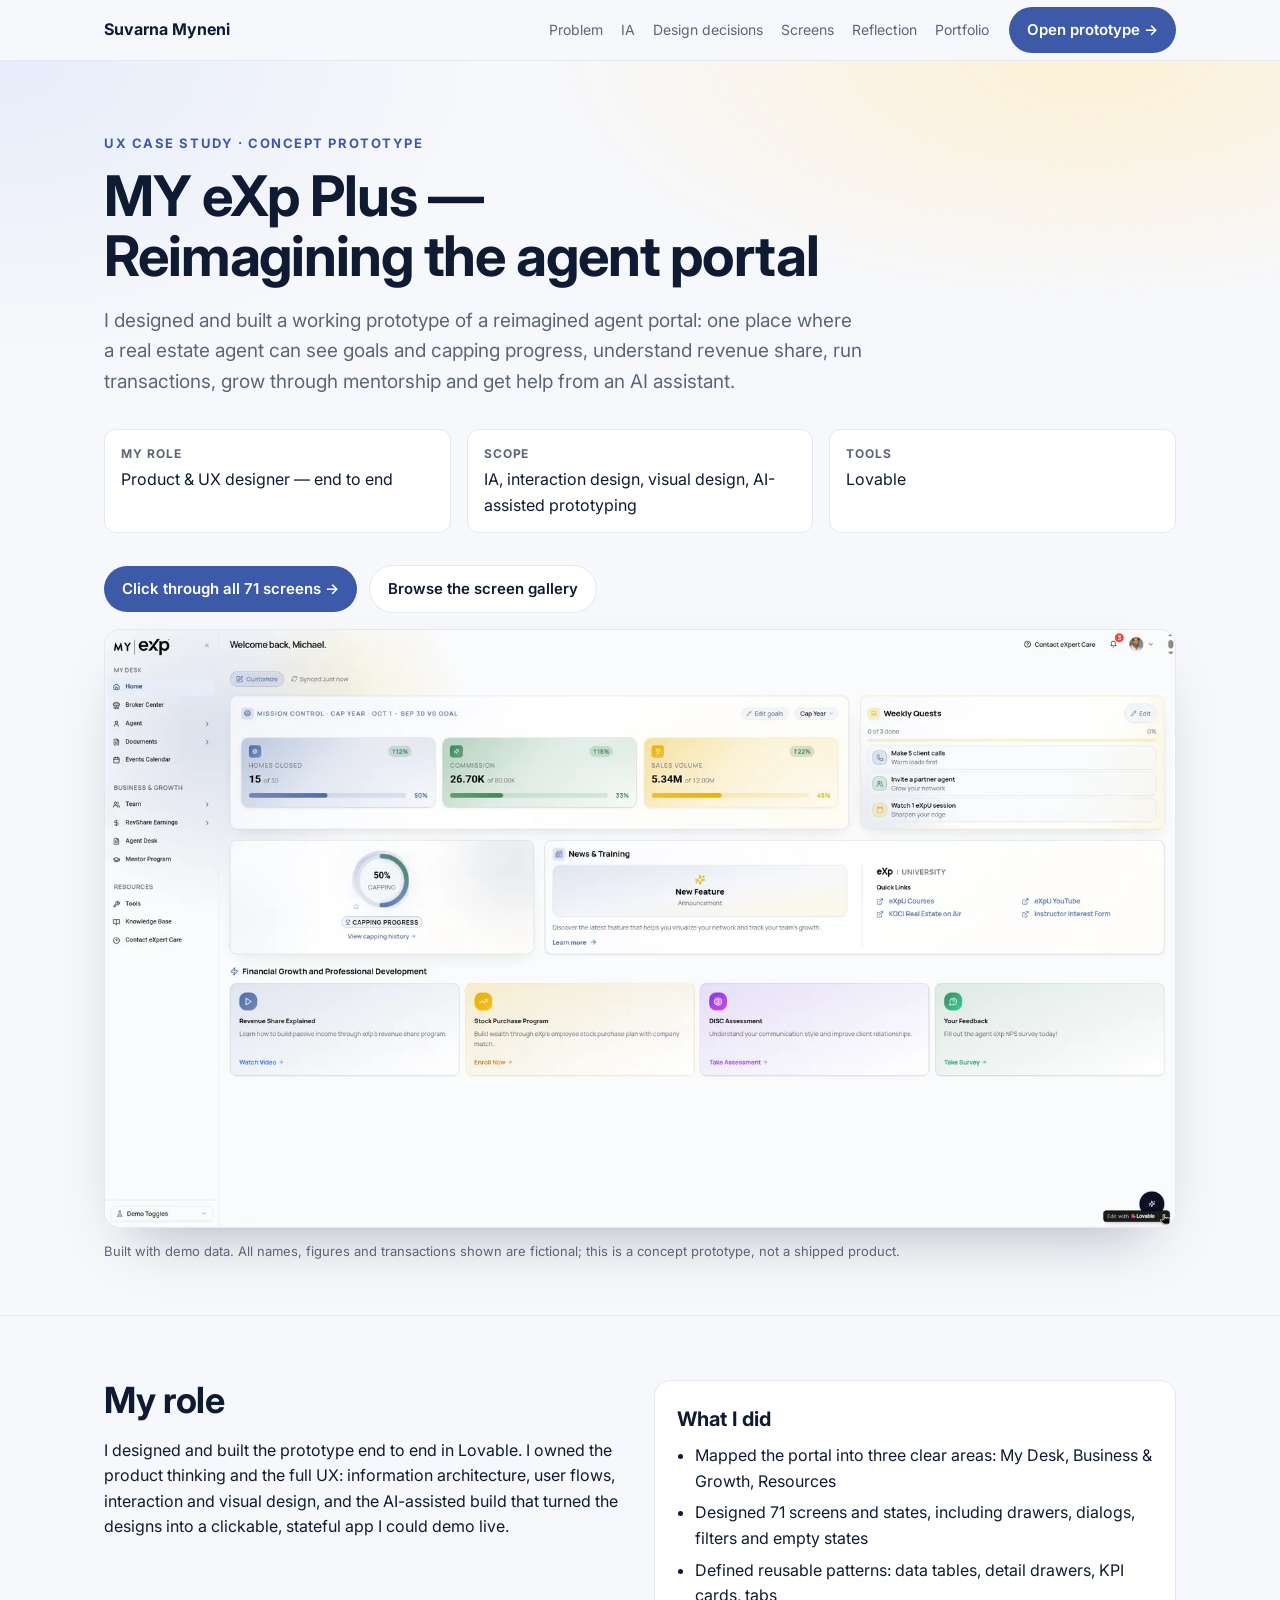
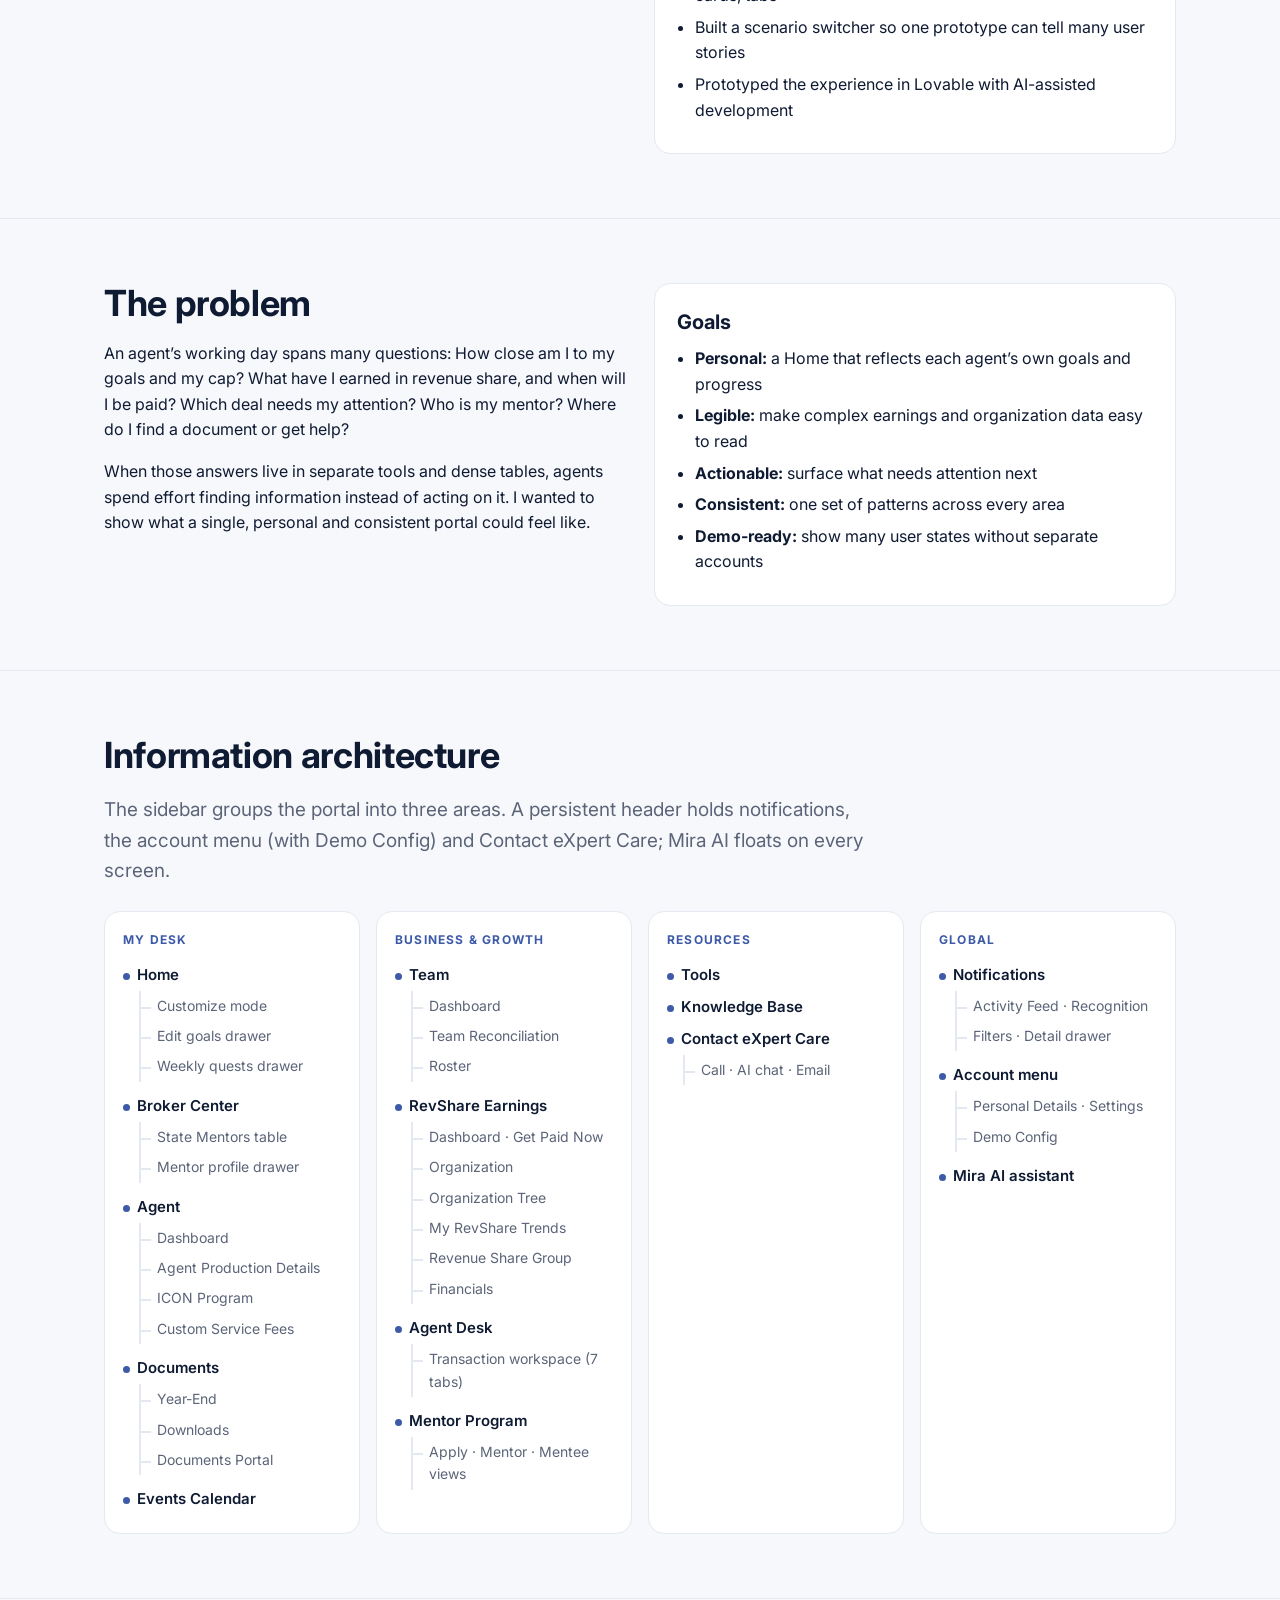
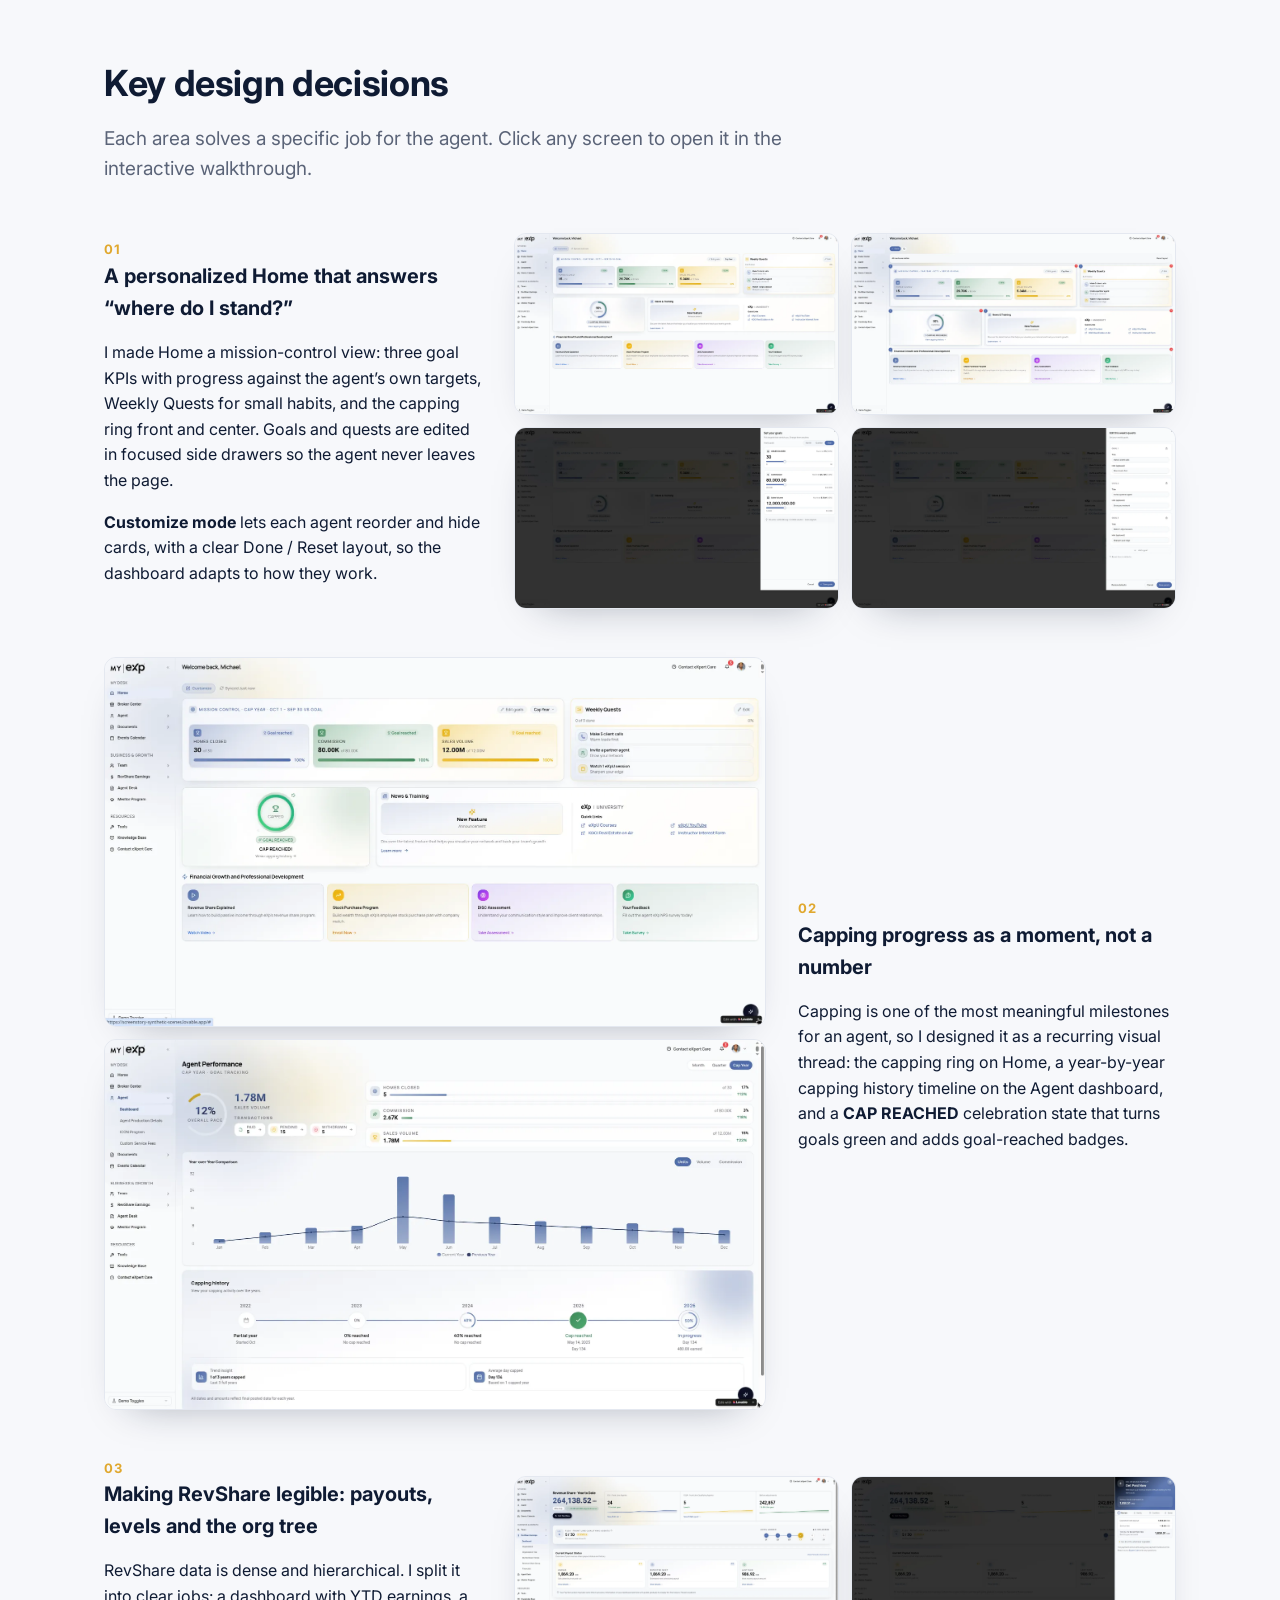
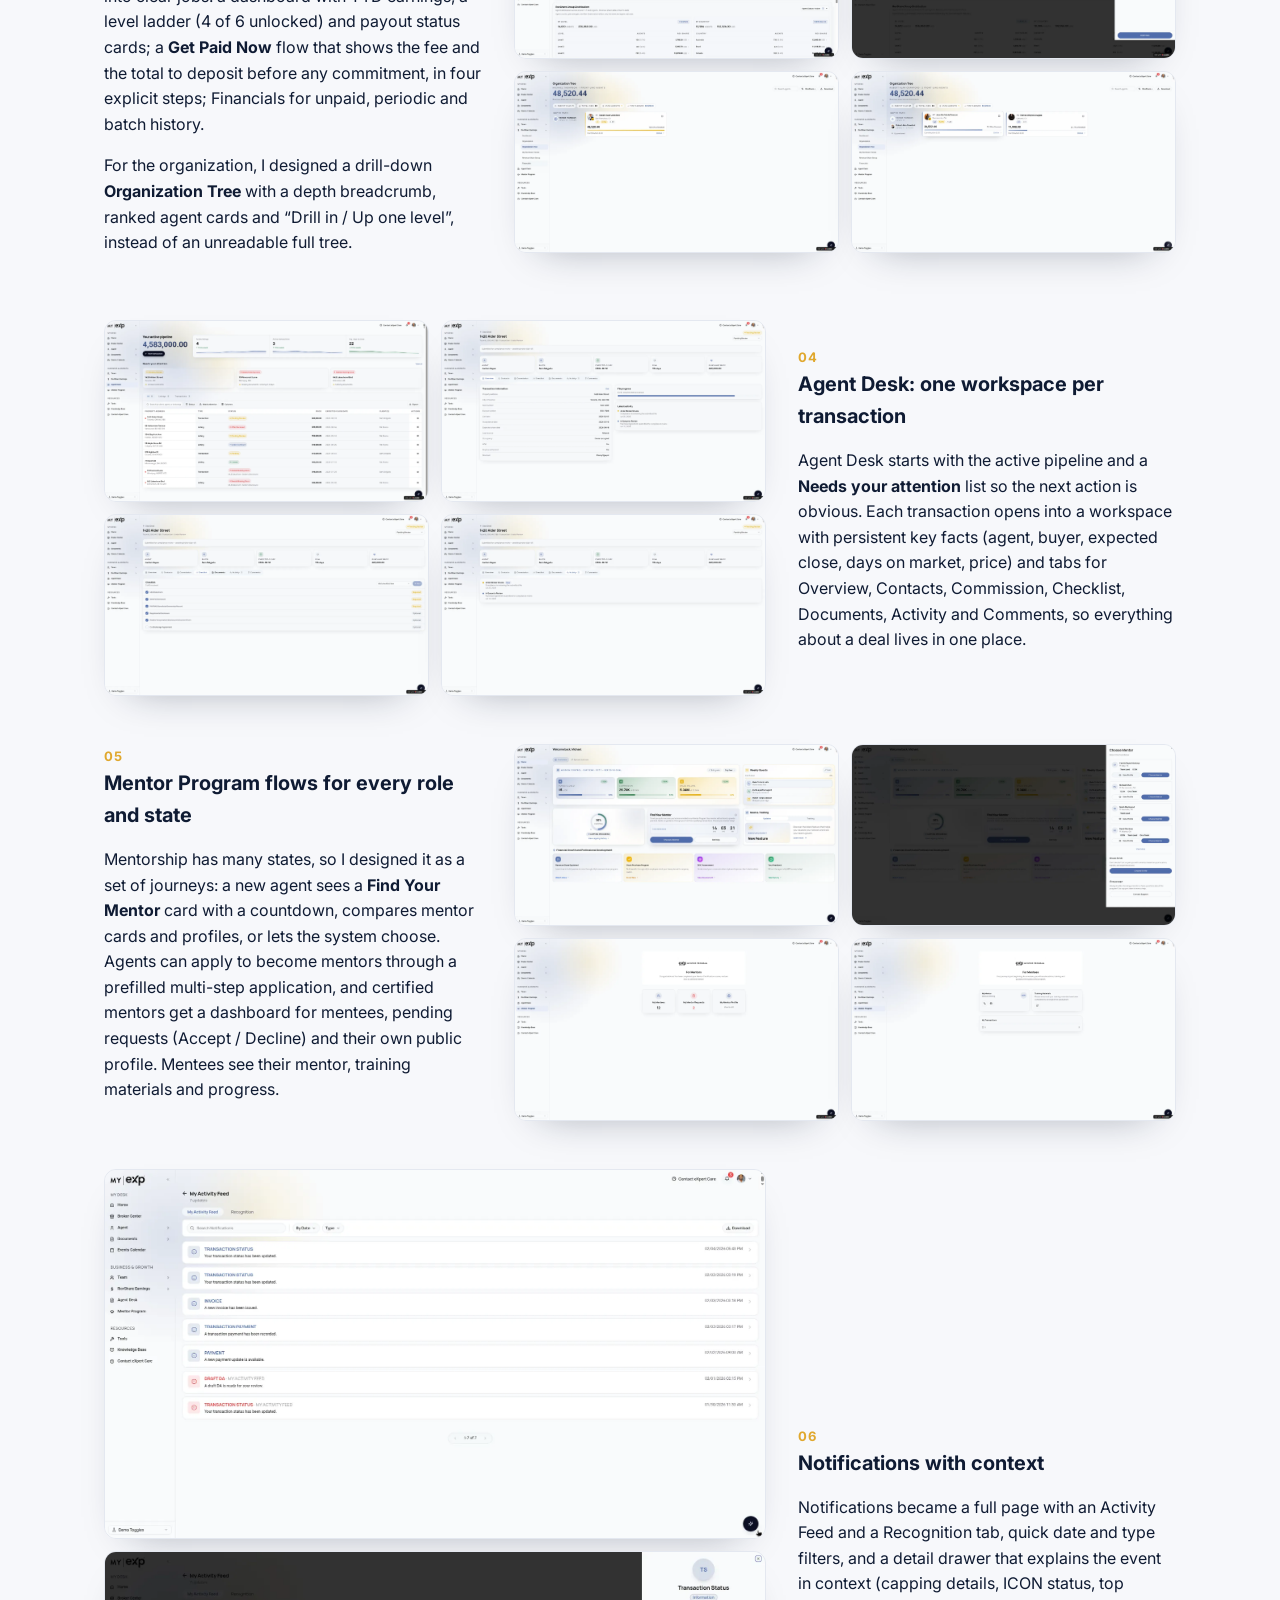
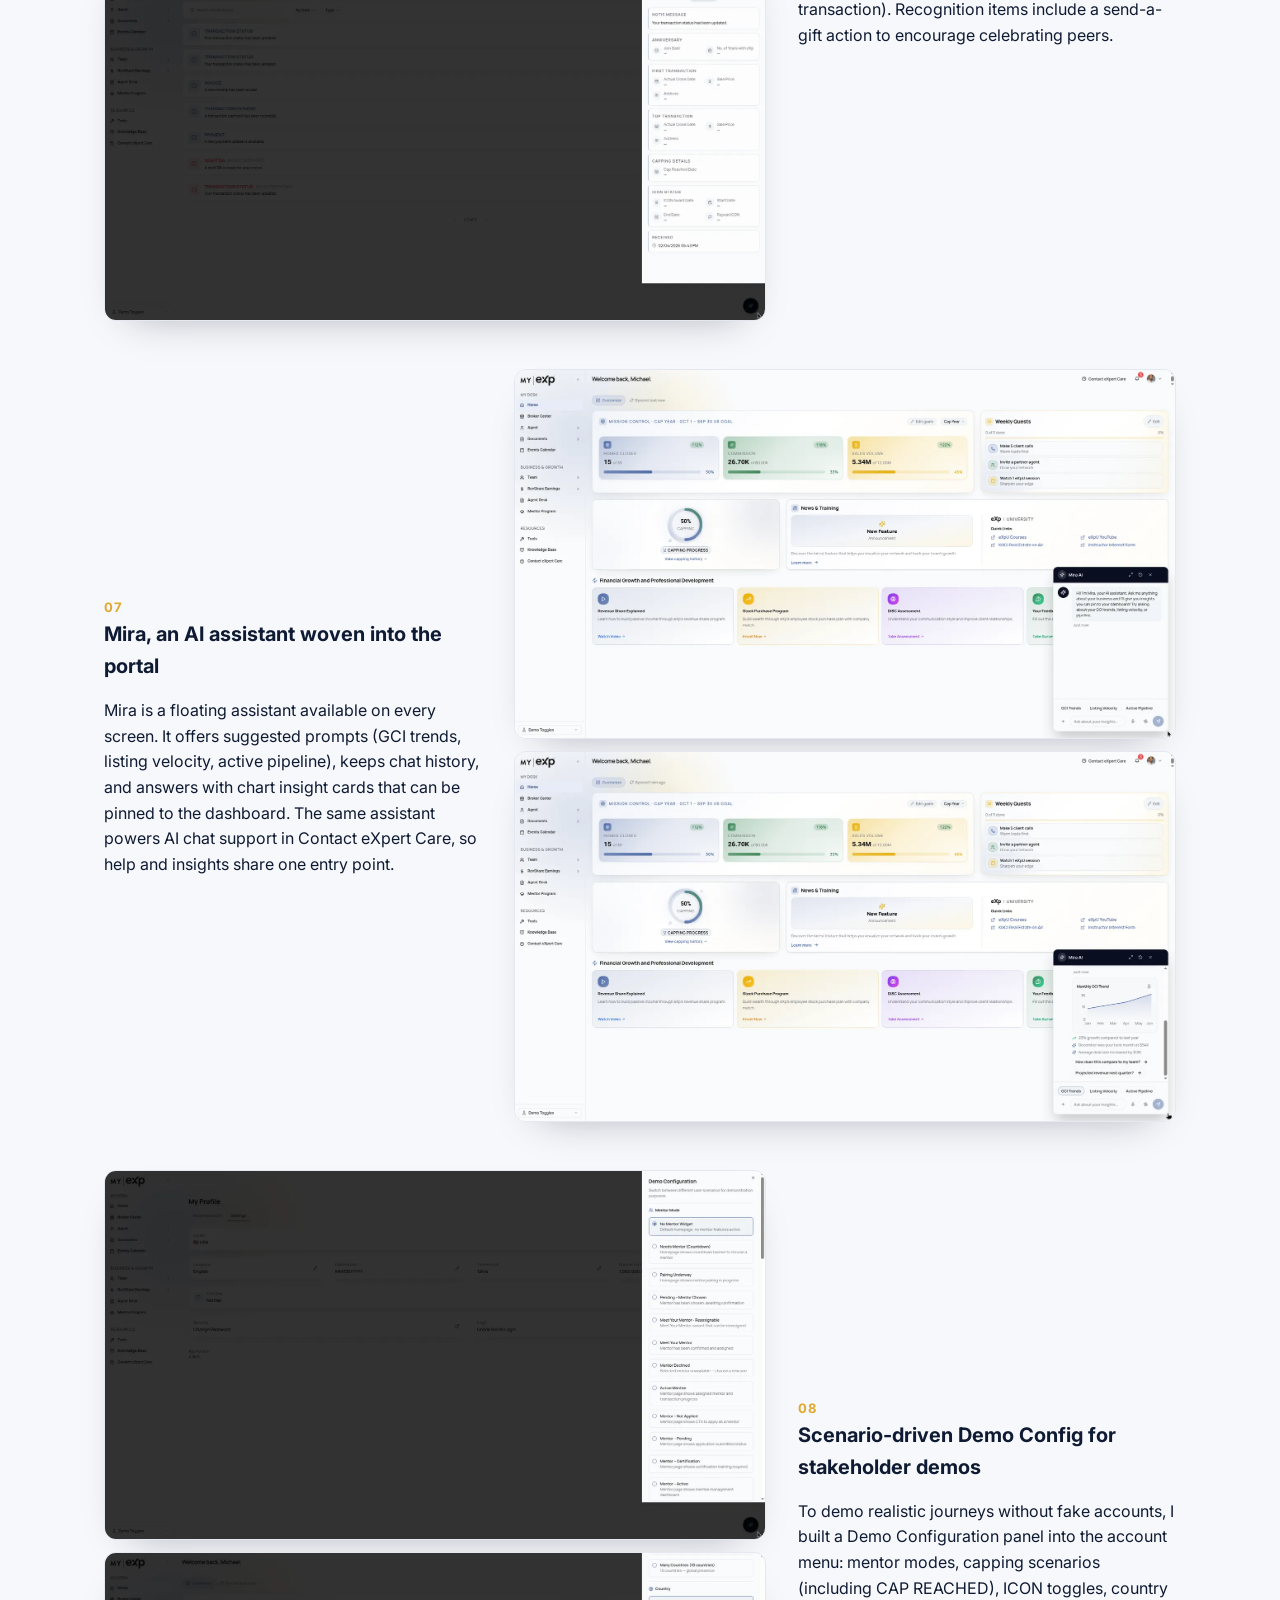
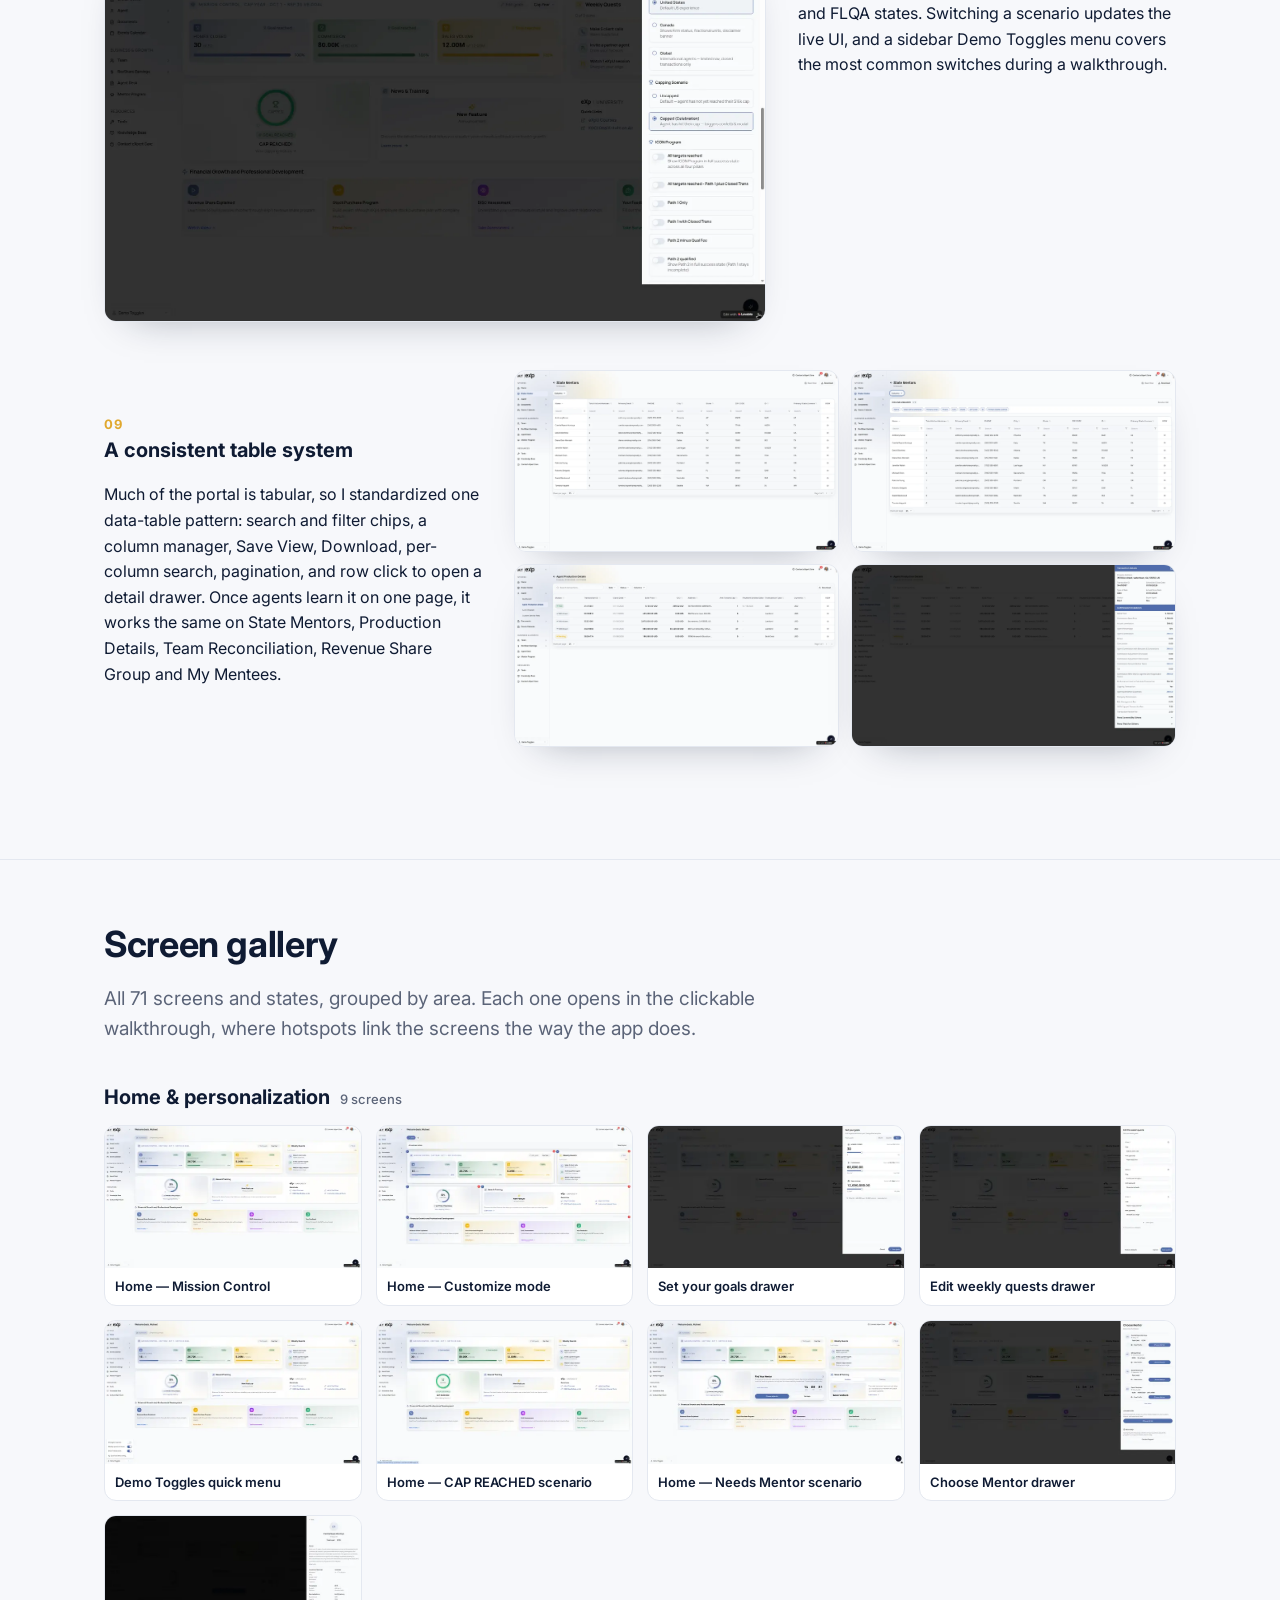
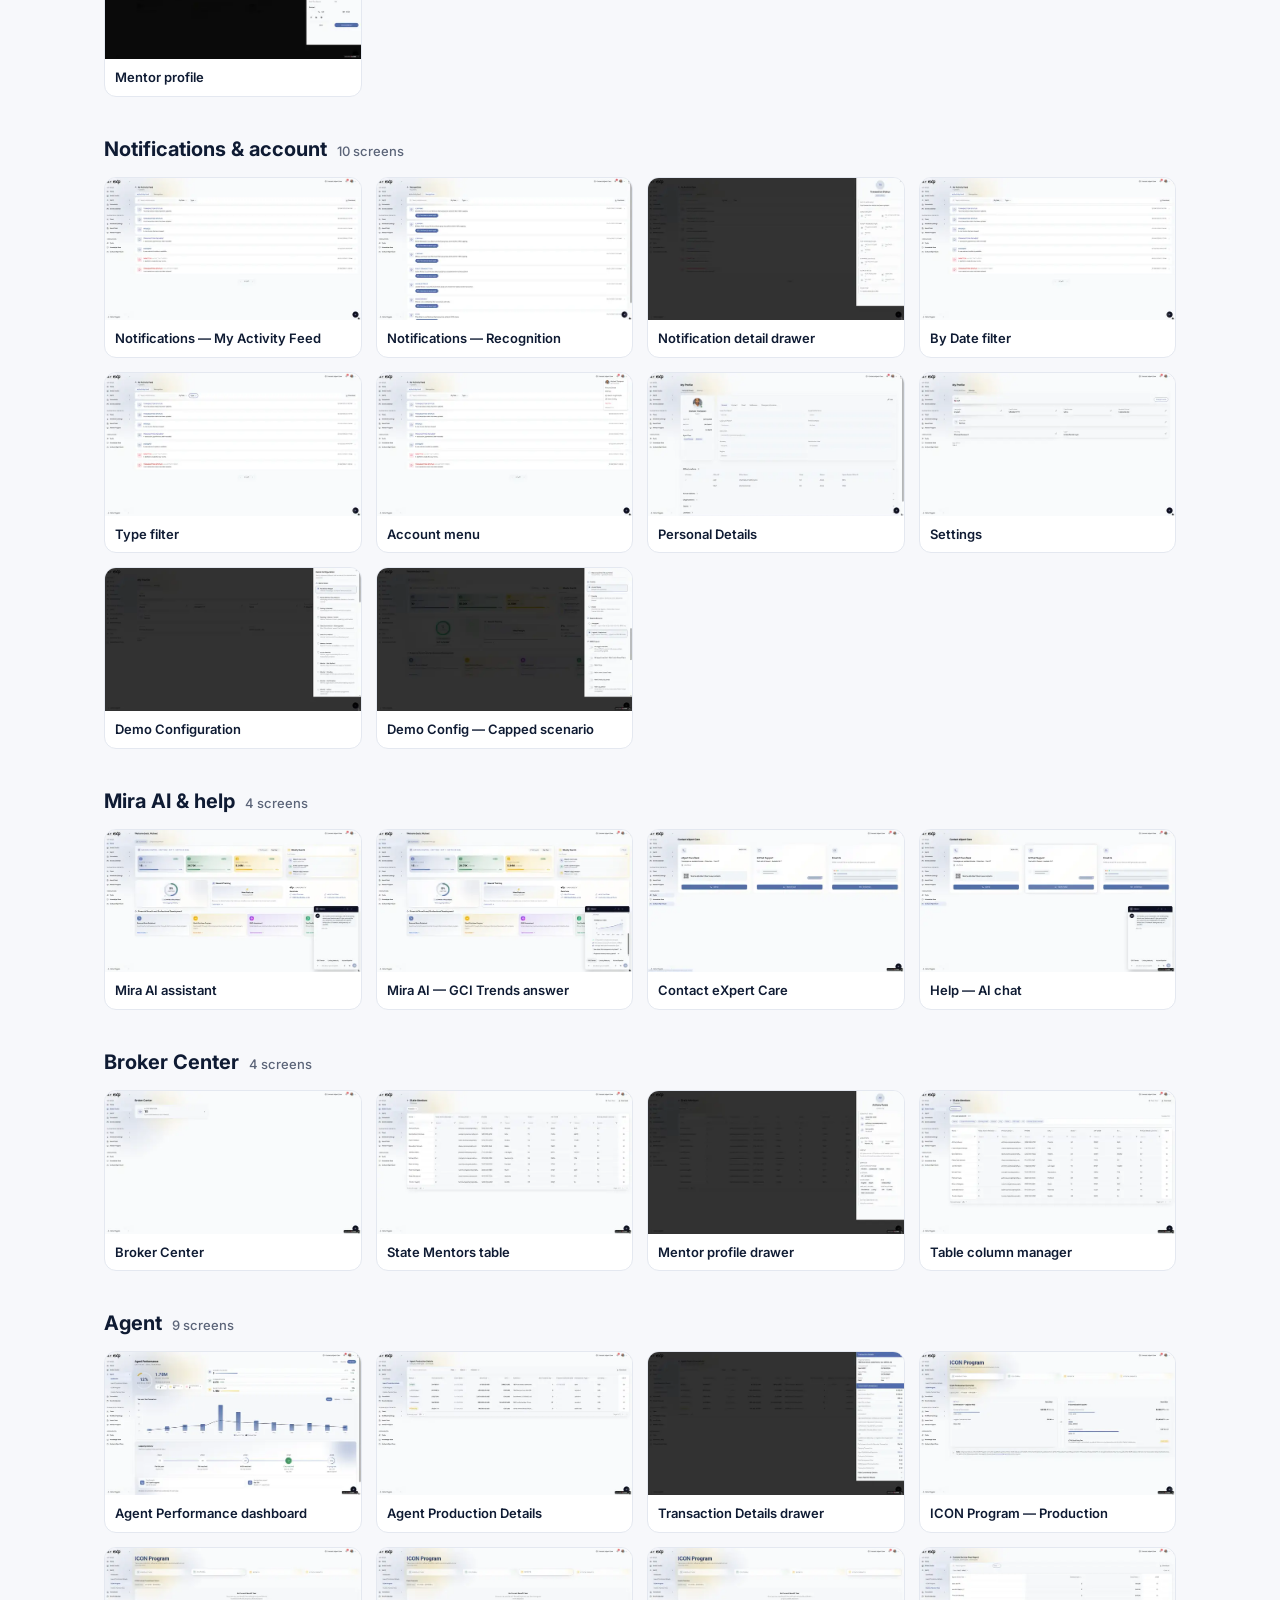
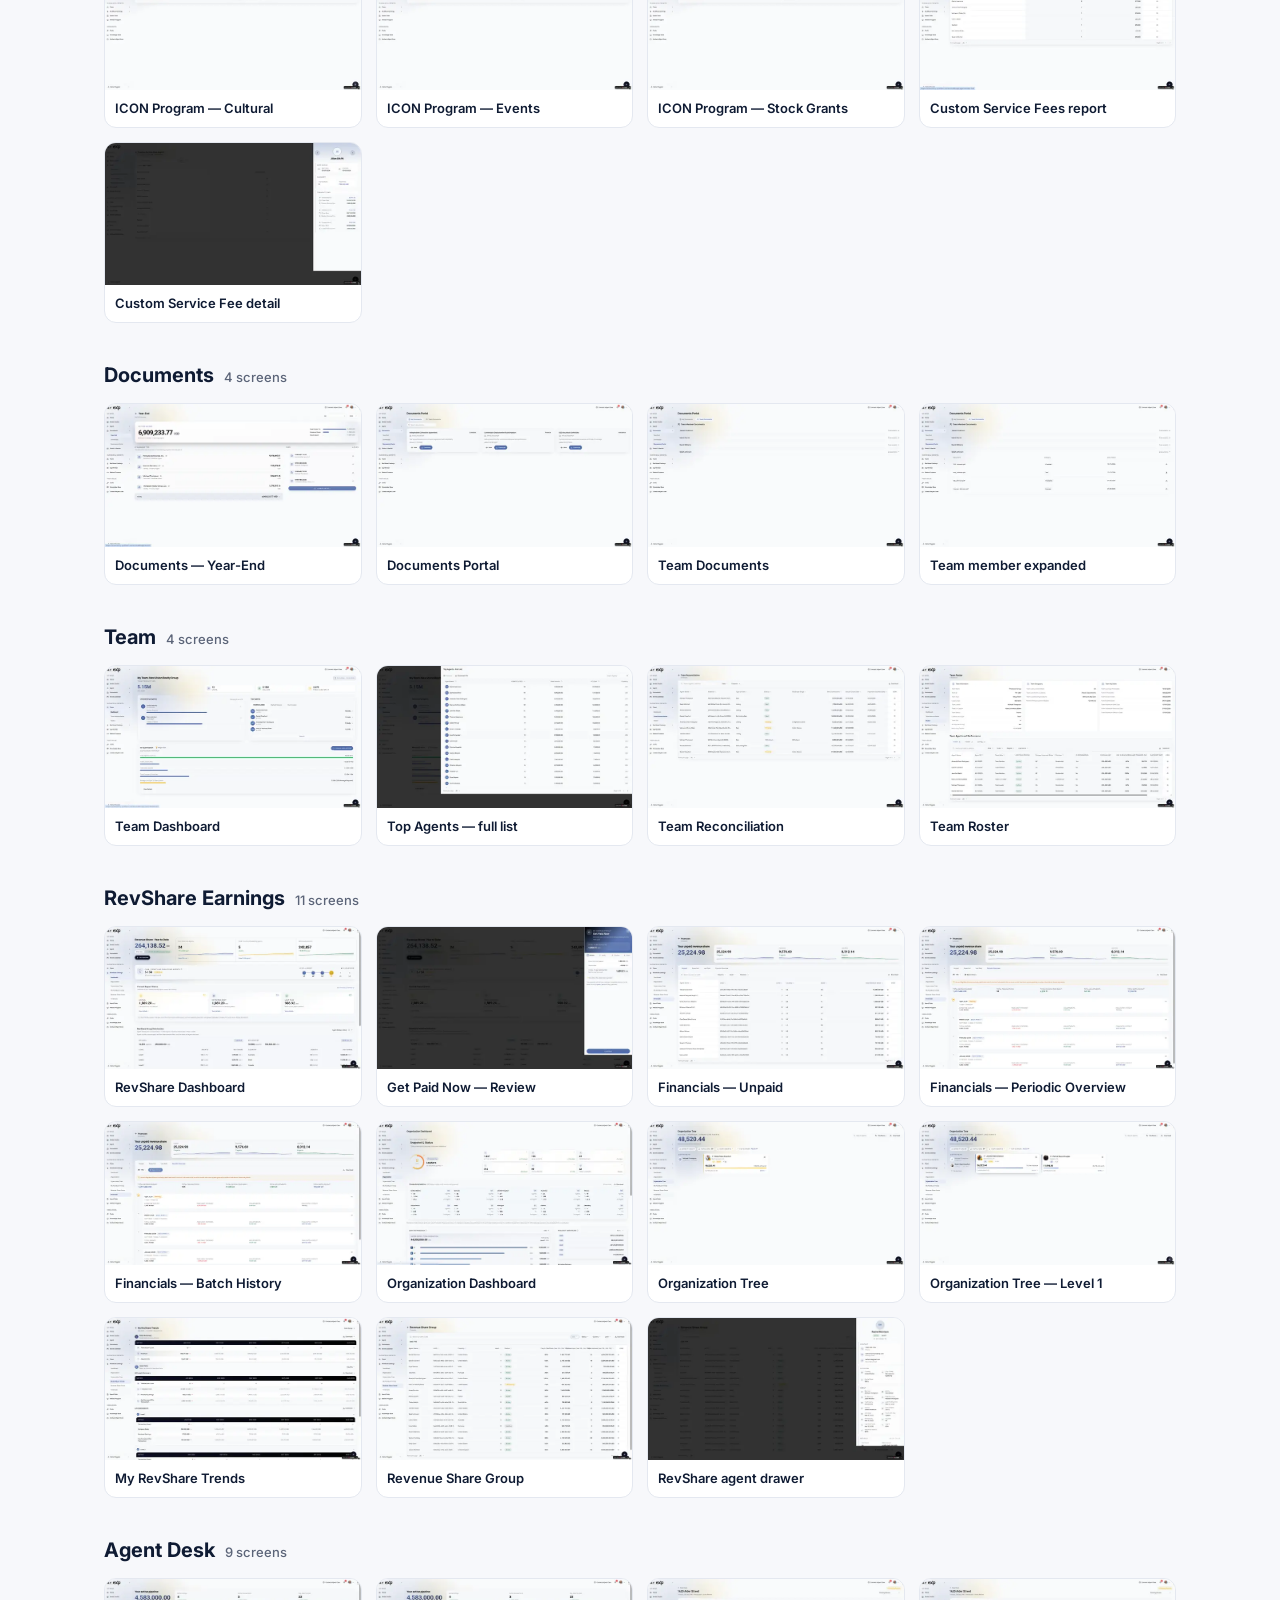
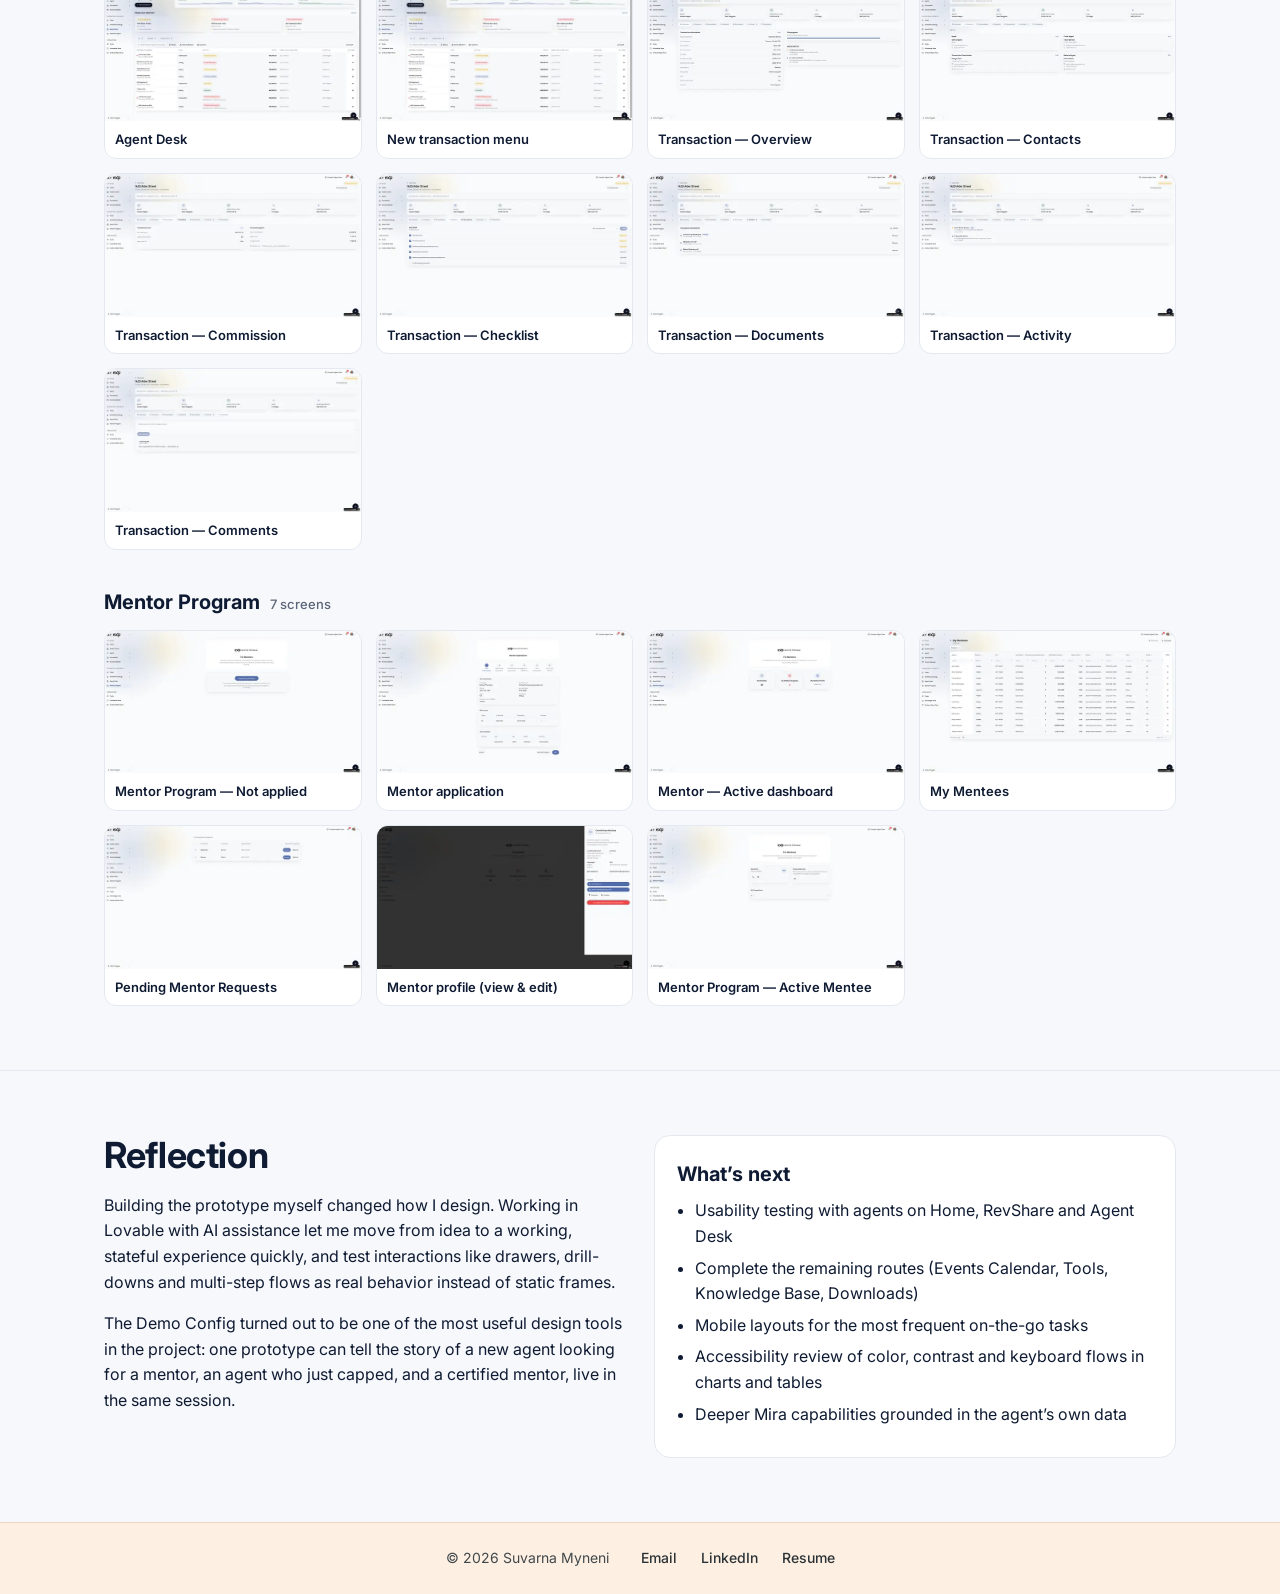
<file: index.html>
<!doctype html><html lang="en"><head><meta charset="utf-8"><meta name="viewport" content="width=device-width,initial-scale=1">
<title>MY eXp Plus — Reimagining the agent portal · Suvarna Myneni</title>
<meta name="description" content="UX case study by Suvarna Myneni: MY eXp Plus, a reimagined real estate agent portal designed and prototyped end to end in Lovable.">
<link rel="preconnect" href="https://fonts.googleapis.com"><link href="https://fonts.googleapis.com/css2?family=Inter:wght@400;500;600;700&display=swap" rel="stylesheet">
<link rel="stylesheet" href="assets/style.css"><link rel="stylesheet" href="css/sm-footer.css?v=20261101e"><style>.sm-footer{--bg:#fdf0e2;--ink:#2b3236;--muted:#41484c;--accent:#a34728}</style>
</head><body>
<nav class="top"><div class="wrap"><a class="brand" href="#">Suvarna Myneni</a><div class="links"><a href="#problem">Problem</a><a href="#ia">IA</a><a href="#decisions">Design decisions</a><a href="#gallery">Screens</a><a href="#reflection">Reflection</a><a href="https://suvarnamyneni.github.io">Portfolio</a></div><a class="btn" href="walkthrough.html">Open prototype →</a></div></nav>
<header class="hero"><div class="wrap">
<div class="eyebrow">UX case study · Concept prototype</div>
<h1>MY eXp Plus —<br>Reimagining the agent portal</h1>
<p class="lead">I designed and built a working prototype of a reimagined agent portal: one place where a real estate agent can see goals and capping progress, understand revenue share, run transactions, grow through mentorship and get help from an AI assistant.</p>
<div class="meta"><div><b>My role</b>Product &amp; UX designer — end to end</div><div><b>Scope</b>IA, interaction design, visual design, AI-assisted prototyping</div><div><b>Tools</b>Lovable</div></div>
<p><a class="btn" href="walkthrough.html">Click through all 71 screens →</a> &nbsp; <a class="btn ghost" href="#gallery">Browse the screen gallery</a></p>
<div class="heroimg"><a href="walkthrough.html#01" title="Open in walkthrough: Home — Mission Control"><img loading="lazy" src="img/01-home.webp" alt="Home — Mission Control" width="1600" height="893"></a></div>
<p class="note">Built with demo data. All names, figures and transactions shown are fictional; this is a concept prototype, not a shipped product.</p>
</div></header>

<section id="role"><div class="wrap grid2">
<div><h2>My role</h2><p>I designed and built the prototype end to end in Lovable. I owned the product thinking and the full UX: information architecture, user flows, interaction and visual design, and the AI-assisted build that turned the designs into a clickable, stateful app I could demo live.</p></div>
<div class="card"><h3>What I did</h3><ul class="clean"><li>Mapped the portal into three clear areas: My Desk, Business &amp; Growth, Resources</li><li>Designed 71 screens and states, including drawers, dialogs, filters and empty states</li><li>Defined reusable patterns: data tables, detail drawers, KPI cards, tabs</li><li>Built a scenario switcher so one prototype can tell many user stories</li><li>Prototyped the experience in Lovable with AI-assisted development</li></ul></div>
</div></section>

<section id="problem"><div class="wrap grid2">
<div><h2>The problem</h2><p>An agent’s working day spans many questions: How close am I to my goals and my cap? What have I earned in revenue share, and when will I be paid? Which deal needs my attention? Who is my mentor? Where do I find a document or get help?</p><p>When those answers live in separate tools and dense tables, agents spend effort finding information instead of acting on it. I wanted to show what a single, personal and consistent portal could feel like.</p></div>
<div class="card"><h3>Goals</h3><ul class="clean"><li><b>Personal:</b> a Home that reflects each agent’s own goals and progress</li><li><b>Legible:</b> make complex earnings and organization data easy to read</li><li><b>Actionable:</b> surface what needs attention next</li><li><b>Consistent:</b> one set of patterns across every area</li><li><b>Demo-ready:</b> show many user states without separate accounts</li></ul></div>
</div></section>

<section id="ia"><div class="wrap"><h2>Information architecture</h2><p class="lead">The sidebar groups the portal into three areas. A persistent header holds notifications, the account menu (with Demo Config) and Contact eXpert Care; Mira AI floats on every screen.</p>
<div class="ia">
<div class="col"><h4>My Desk</h4><ul><li>Home<ul><li>Customize mode</li><li>Edit goals drawer</li><li>Weekly quests drawer</li></ul></li><li>Broker Center<ul><li>State Mentors table</li><li>Mentor profile drawer</li></ul></li><li>Agent<ul><li>Dashboard</li><li>Agent Production Details</li><li>ICON Program</li><li>Custom Service Fees</li></ul></li><li>Documents<ul><li>Year-End</li><li>Downloads</li><li>Documents Portal</li></ul></li><li>Events Calendar</li></ul></div>
<div class="col"><h4>Business &amp; Growth</h4><ul><li>Team<ul><li>Dashboard</li><li>Team Reconciliation</li><li>Roster</li></ul></li><li>RevShare Earnings<ul><li>Dashboard · Get Paid Now</li><li>Organization</li><li>Organization Tree</li><li>My RevShare Trends</li><li>Revenue Share Group</li><li>Financials</li></ul></li><li>Agent Desk<ul><li>Transaction workspace (7 tabs)</li></ul></li><li>Mentor Program<ul><li>Apply · Mentor · Mentee views</li></ul></li></ul></div>
<div class="col"><h4>Resources</h4><ul><li>Tools</li><li>Knowledge Base</li><li>Contact eXpert Care<ul><li>Call · AI chat · Email</li></ul></li></ul></div>
<div class="col"><h4>Global</h4><ul><li>Notifications<ul><li>Activity Feed · Recognition</li><li>Filters · Detail drawer</li></ul></li><li>Account menu<ul><li>Personal Details · Settings</li><li>Demo Config</li></ul></li><li>Mira AI assistant</li></ul></div>
</div></div></section>

<section id="decisions"><div class="wrap"><h2>Key design decisions</h2><p class="lead">Each area solves a specific job for the agent. Click any screen to open it in the interactive walkthrough.</p><div class="dec"><div><div class="num">01</div><h3>A personalized Home that answers “where do I stand?”</h3><p>I made Home a mission-control view: three goal KPIs with progress against the agent’s own targets, Weekly Quests for small habits, and the capping ring front and center. Goals and quests are edited in focused side drawers so the agent never leaves the page.</p><p><b>Customize mode</b> lets each agent reorder and hide cards, with a clear Done / Reset layout, so the dashboard adapts to how they work.</p></div><div class="shots four"><a href="walkthrough.html#01" title="Open in walkthrough: Home — Mission Control"><img loading="lazy" src="img/01-home.webp" alt="Home — Mission Control" width="1600" height="893"></a><a href="walkthrough.html#02" title="Open in walkthrough: Home — Customize mode"><img loading="lazy" src="img/02-home-customize.webp" alt="Home — Customize mode" width="1600" height="893"></a><a href="walkthrough.html#03" title="Open in walkthrough: Set your goals drawer"><img loading="lazy" src="img/03-home-edit-goals.webp" alt="Set your goals drawer" width="1600" height="893"></a><a href="walkthrough.html#05" title="Open in walkthrough: Edit weekly quests drawer"><img loading="lazy" src="img/05-home-edit-quests.webp" alt="Edit weekly quests drawer" width="1600" height="893"></a></div></div><div class="dec"><div><div class="num">02</div><h3>Capping progress as a moment, not a number</h3><p>Capping is one of the most meaningful milestones for an agent, so I designed it as a recurring visual thread: the capping ring on Home, a year-by-year capping history timeline on the Agent dashboard, and a <b>CAP REACHED</b> celebration state that turns goals green and adds goal-reached badges.</p></div><div class="shots"><a href="walkthrough.html#69" title="Open in walkthrough: Home — CAP REACHED scenario"><img loading="lazy" src="img/69-home-capped-state.webp" alt="Home — CAP REACHED scenario" width="1600" height="893"></a><a href="walkthrough.html#22" title="Open in walkthrough: Agent Performance dashboard"><img loading="lazy" src="img/22-agent-dashboard.webp" alt="Agent Performance dashboard" width="1600" height="893"></a></div></div><div class="dec"><div><div class="num">03</div><h3>Making RevShare legible: payouts, levels and the org tree</h3><p>RevShare data is dense and hierarchical. I split it into clear jobs: a dashboard with YTD earnings, a level ladder (4 of 6 unlocked) and payout status cards; a <b>Get Paid Now</b> flow that shows the fee and the total to deposit before any commitment, in four explicit steps; Financials for unpaid, periodic and batch history.</p><p>For the organization, I designed a drill-down <b>Organization Tree</b> with a depth breadcrumb, ranked agent cards and “Drill in / Up one level”, instead of an unreadable full tree.</p></div><div class="shots four"><a href="walkthrough.html#42" title="Open in walkthrough: RevShare Dashboard"><img loading="lazy" src="img/42-revshare-dashboard.webp" alt="RevShare Dashboard" width="1600" height="893"></a><a href="walkthrough.html#43" title="Open in walkthrough: Get Paid Now — Review"><img loading="lazy" src="img/43-revshare-get-paid-now.webp" alt="Get Paid Now — Review" width="1600" height="893"></a><a href="walkthrough.html#48" title="Open in walkthrough: Organization Tree"><img loading="lazy" src="img/48-revshare-org-tree.webp" alt="Organization Tree" width="1600" height="893"></a><a href="walkthrough.html#49" title="Open in walkthrough: Organization Tree — Level 1"><img loading="lazy" src="img/49-revshare-org-tree-level1.webp" alt="Organization Tree — Level 1" width="1600" height="893"></a></div></div><div class="dec"><div><div class="num">04</div><h3>Agent Desk: one workspace per transaction</h3><p>Agent Desk starts with the active pipeline and a <b>Needs your attention</b> list so the next action is obvious. Each transaction opens into a workspace with persistent key facts (agent, buyer, expected close, days on market, price) and tabs for Overview, Contacts, Commission, Checklist, Documents, Activity and Comments, so everything about a deal lives in one place.</p></div><div class="shots four"><a href="walkthrough.html#54" title="Open in walkthrough: Agent Desk"><img loading="lazy" src="img/54-agent-desk.webp" alt="Agent Desk" width="1600" height="893"></a><a href="walkthrough.html#56" title="Open in walkthrough: Transaction — Overview"><img loading="lazy" src="img/56-transaction-detail.webp" alt="Transaction — Overview" width="1600" height="893"></a><a href="walkthrough.html#59" title="Open in walkthrough: Transaction — Checklist"><img loading="lazy" src="img/59-deal-checklist.webp" alt="Transaction — Checklist" width="1600" height="893"></a><a href="walkthrough.html#61" title="Open in walkthrough: Transaction — Activity"><img loading="lazy" src="img/61-deal-activity.webp" alt="Transaction — Activity" width="1600" height="893"></a></div></div><div class="dec"><div><div class="num">05</div><h3>Mentor Program flows for every role and state</h3><p>Mentorship has many states, so I designed it as a set of journeys: a new agent sees a <b>Find Your Mentor</b> card with a countdown, compares mentor cards and profiles, or lets the system choose. Agents can apply to become mentors through a prefilled multi-step application, and certified mentors get a dashboard for mentees, pending requests (Accept / Decline) and their own public profile. Mentees see their mentor, training materials and progress.</p></div><div class="shots four"><a href="walkthrough.html#70" title="Open in walkthrough: Home — Needs Mentor scenario"><img loading="lazy" src="img/70-home-needs-mentor.webp" alt="Home — Needs Mentor scenario" width="1600" height="893"></a><a href="walkthrough.html#71" title="Open in walkthrough: Choose Mentor drawer"><img loading="lazy" src="img/71-choose-mentor-drawer.webp" alt="Choose Mentor drawer" width="1600" height="893"></a><a href="walkthrough.html#73" title="Open in walkthrough: Mentor — Active dashboard"><img loading="lazy" src="img/73-mentor-active-dashboard.webp" alt="Mentor — Active dashboard" width="1600" height="893"></a><a href="walkthrough.html#77" title="Open in walkthrough: Mentor Program — Active Mentee"><img loading="lazy" src="img/77-mentee-dashboard.webp" alt="Mentor Program — Active Mentee" width="1600" height="893"></a></div></div><div class="dec"><div><div class="num">06</div><h3>Notifications with context</h3><p>Notifications became a full page with an Activity Feed and a Recognition tab, quick date and type filters, and a detail drawer that explains the event in context (capping details, ICON status, top transaction). Recognition items include a send-a-gift action to encourage celebrating peers.</p></div><div class="shots"><a href="walkthrough.html#06" title="Open in walkthrough: Notifications — My Activity Feed"><img loading="lazy" src="img/06-notifications.webp" alt="Notifications — My Activity Feed" width="1600" height="893"></a><a href="walkthrough.html#08" title="Open in walkthrough: Notification detail drawer"><img loading="lazy" src="img/08-notification-detail.webp" alt="Notification detail drawer" width="1600" height="893"></a></div></div><div class="dec"><div><div class="num">07</div><h3>Mira, an AI assistant woven into the portal</h3><p>Mira is a floating assistant available on every screen. It offers suggested prompts (GCI trends, listing velocity, active pipeline), keeps chat history, and answers with chart insight cards that can be pinned to the dashboard. The same assistant powers AI chat support in Contact eXpert Care, so help and insights share one entry point.</p></div><div class="shots"><a href="walkthrough.html#16" title="Open in walkthrough: Mira AI assistant"><img loading="lazy" src="img/16-assistant-chat.webp" alt="Mira AI assistant" width="1600" height="893"></a><a href="walkthrough.html#17" title="Open in walkthrough: Mira AI — GCI Trends answer"><img loading="lazy" src="img/17-assistant-answer.webp" alt="Mira AI — GCI Trends answer" width="1600" height="893"></a></div></div><div class="dec"><div><div class="num">08</div><h3>Scenario-driven Demo Config for stakeholder demos</h3><p>To demo realistic journeys without fake accounts, I built a Demo Configuration panel into the account menu: mentor modes, capping scenarios (including CAP REACHED), ICON toggles, country and FLQA states. Switching a scenario updates the live UI, and a sidebar Demo Toggles menu covers the most common switches during a walkthrough.</p></div><div class="shots"><a href="walkthrough.html#14" title="Open in walkthrough: Demo Configuration"><img loading="lazy" src="img/14-demo-config.webp" alt="Demo Configuration" width="1600" height="893"></a><a href="walkthrough.html#68" title="Open in walkthrough: Demo Config — Capped scenario"><img loading="lazy" src="img/68-demo-capped-celebration.webp" alt="Demo Config — Capped scenario" width="1600" height="893"></a></div></div><div class="dec"><div><div class="num">09</div><h3>A consistent table system</h3><p>Much of the portal is tabular, so I standardized one data-table pattern: search and filter chips, a column manager, Save View, Download, per-column search, pagination, and row click to open a detail drawer. Once agents learn it on one page, it works the same on State Mentors, Production Details, Team Reconciliation, Revenue Share Group and My Mentees.</p></div><div class="shots four"><a href="walkthrough.html#19" title="Open in walkthrough: State Mentors table"><img loading="lazy" src="img/19-broker-state-mentors.webp" alt="State Mentors table" width="1600" height="893"></a><a href="walkthrough.html#21" title="Open in walkthrough: Table column manager"><img loading="lazy" src="img/21-table-column-manager.webp" alt="Table column manager" width="1600" height="893"></a><a href="walkthrough.html#24" title="Open in walkthrough: Agent Production Details"><img loading="lazy" src="img/24-agent-production-details.webp" alt="Agent Production Details" width="1600" height="893"></a><a href="walkthrough.html#25" title="Open in walkthrough: Transaction Details drawer"><img loading="lazy" src="img/25-transaction-details.webp" alt="Transaction Details drawer" width="1600" height="893"></a></div></div></div></section>

<section id="gallery" class="gal"><div class="wrap"><h2>Screen gallery</h2><p class="lead">All 71 screens and states, grouped by area. Each one opens in the clickable walkthrough, where hotspots link the screens the way the app does.</p><h3>Home & personalization <span>9 screens</span></h3><div class="thumbs"><a href="walkthrough.html#01"><img loading="lazy" src="thumb/01-home.webp" alt="" width="640" height="357"><span>Home — Mission Control</span></a><a href="walkthrough.html#02"><img loading="lazy" src="thumb/02-home-customize.webp" alt="" width="640" height="357"><span>Home — Customize mode</span></a><a href="walkthrough.html#03"><img loading="lazy" src="thumb/03-home-edit-goals.webp" alt="" width="640" height="357"><span>Set your goals drawer</span></a><a href="walkthrough.html#05"><img loading="lazy" src="thumb/05-home-edit-quests.webp" alt="" width="640" height="357"><span>Edit weekly quests drawer</span></a><a href="walkthrough.html#15"><img loading="lazy" src="thumb/15-sidebar-demo-toggles.webp" alt="" width="640" height="357"><span>Demo Toggles quick menu</span></a><a href="walkthrough.html#69"><img loading="lazy" src="thumb/69-home-capped-state.webp" alt="" width="640" height="357"><span>Home — CAP REACHED scenario</span></a><a href="walkthrough.html#70"><img loading="lazy" src="thumb/70-home-needs-mentor.webp" alt="" width="640" height="357"><span>Home — Needs Mentor scenario</span></a><a href="walkthrough.html#71"><img loading="lazy" src="thumb/71-choose-mentor-drawer.webp" alt="" width="640" height="357"><span>Choose Mentor drawer</span></a><a href="walkthrough.html#72"><img loading="lazy" src="thumb/72-mentor-profile.webp" alt="" width="640" height="357"><span>Mentor profile</span></a></div><h3>Notifications & account <span>10 screens</span></h3><div class="thumbs"><a href="walkthrough.html#06"><img loading="lazy" src="thumb/06-notifications.webp" alt="" width="640" height="357"><span>Notifications — My Activity Feed</span></a><a href="walkthrough.html#07"><img loading="lazy" src="thumb/07-notifications-recognition.webp" alt="" width="640" height="357"><span>Notifications — Recognition</span></a><a href="walkthrough.html#08"><img loading="lazy" src="thumb/08-notification-detail.webp" alt="" width="640" height="357"><span>Notification detail drawer</span></a><a href="walkthrough.html#09"><img loading="lazy" src="thumb/09-notifications-date-filter.webp" alt="" width="640" height="357"><span>By Date filter</span></a><a href="walkthrough.html#10"><img loading="lazy" src="thumb/10-notifications-type-filter.webp" alt="" width="640" height="357"><span>Type filter</span></a><a href="walkthrough.html#11"><img loading="lazy" src="thumb/11-account-menu.webp" alt="" width="640" height="357"><span>Account menu</span></a><a href="walkthrough.html#12"><img loading="lazy" src="thumb/12-personal-details.webp" alt="" width="640" height="357"><span>Personal Details</span></a><a href="walkthrough.html#13"><img loading="lazy" src="thumb/13-settings.webp" alt="" width="640" height="357"><span>Settings</span></a><a href="walkthrough.html#14"><img loading="lazy" src="thumb/14-demo-config.webp" alt="" width="640" height="357"><span>Demo Configuration</span></a><a href="walkthrough.html#68"><img loading="lazy" src="thumb/68-demo-capped-celebration.webp" alt="" width="640" height="357"><span>Demo Config — Capped scenario</span></a></div><h3>Mira AI & help <span>4 screens</span></h3><div class="thumbs"><a href="walkthrough.html#16"><img loading="lazy" src="thumb/16-assistant-chat.webp" alt="" width="640" height="357"><span>Mira AI assistant</span></a><a href="walkthrough.html#17"><img loading="lazy" src="thumb/17-assistant-answer.webp" alt="" width="640" height="357"><span>Mira AI — GCI Trends answer</span></a><a href="walkthrough.html#66"><img loading="lazy" src="thumb/66-help-center.webp" alt="" width="640" height="357"><span>Contact eXpert Care</span></a><a href="walkthrough.html#67"><img loading="lazy" src="thumb/67-help-ai-chat.webp" alt="" width="640" height="357"><span>Help — AI chat</span></a></div><h3>Broker Center <span>4 screens</span></h3><div class="thumbs"><a href="walkthrough.html#18"><img loading="lazy" src="thumb/18-broker-center.webp" alt="" width="640" height="357"><span>Broker Center</span></a><a href="walkthrough.html#19"><img loading="lazy" src="thumb/19-broker-state-mentors.webp" alt="" width="640" height="357"><span>State Mentors table</span></a><a href="walkthrough.html#20"><img loading="lazy" src="thumb/20-mentor-detail-drawer.webp" alt="" width="640" height="357"><span>Mentor profile drawer</span></a><a href="walkthrough.html#21"><img loading="lazy" src="thumb/21-table-column-manager.webp" alt="" width="640" height="357"><span>Table column manager</span></a></div><h3>Agent <span>9 screens</span></h3><div class="thumbs"><a href="walkthrough.html#22"><img loading="lazy" src="thumb/22-agent-dashboard.webp" alt="" width="640" height="357"><span>Agent Performance dashboard</span></a><a href="walkthrough.html#24"><img loading="lazy" src="thumb/24-agent-production-details.webp" alt="" width="640" height="357"><span>Agent Production Details</span></a><a href="walkthrough.html#25"><img loading="lazy" src="thumb/25-transaction-details.webp" alt="" width="640" height="357"><span>Transaction Details drawer</span></a><a href="walkthrough.html#26"><img loading="lazy" src="thumb/26-icon-production.webp" alt="" width="640" height="357"><span>ICON Program — Production</span></a><a href="walkthrough.html#27"><img loading="lazy" src="thumb/27-icon-cultural.webp" alt="" width="640" height="357"><span>ICON Program — Cultural</span></a><a href="walkthrough.html#28"><img loading="lazy" src="thumb/28-icon-events.webp" alt="" width="640" height="357"><span>ICON Program — Events</span></a><a href="walkthrough.html#29"><img loading="lazy" src="thumb/29-icon-stock-grants.webp" alt="" width="640" height="357"><span>ICON Program — Stock Grants</span></a><a href="walkthrough.html#30"><img loading="lazy" src="thumb/30-custom-service-fees.webp" alt="" width="640" height="357"><span>Custom Service Fees report</span></a><a href="walkthrough.html#31"><img loading="lazy" src="thumb/31-custom-fee-detail.webp" alt="" width="640" height="357"><span>Custom Service Fee detail</span></a></div><h3>Documents <span>4 screens</span></h3><div class="thumbs"><a href="walkthrough.html#32"><img loading="lazy" src="thumb/32-docs-year-end.webp" alt="" width="640" height="357"><span>Documents — Year-End</span></a><a href="walkthrough.html#34"><img loading="lazy" src="thumb/34-documents-portal.webp" alt="" width="640" height="357"><span>Documents Portal</span></a><a href="walkthrough.html#35"><img loading="lazy" src="thumb/35-documents-team.webp" alt="" width="640" height="357"><span>Team Documents</span></a><a href="walkthrough.html#36"><img loading="lazy" src="thumb/36-documents-team-expanded.webp" alt="" width="640" height="357"><span>Team member expanded</span></a></div><h3>Team <span>4 screens</span></h3><div class="thumbs"><a href="walkthrough.html#38"><img loading="lazy" src="thumb/38-team-dashboard.webp" alt="" width="640" height="357"><span>Team Dashboard</span></a><a href="walkthrough.html#39"><img loading="lazy" src="thumb/39-team-top-agents-full.webp" alt="" width="640" height="357"><span>Top Agents — full list</span></a><a href="walkthrough.html#40"><img loading="lazy" src="thumb/40-team-reconciliation.webp" alt="" width="640" height="357"><span>Team Reconciliation</span></a><a href="walkthrough.html#41"><img loading="lazy" src="thumb/41-team-roster.webp" alt="" width="640" height="357"><span>Team Roster</span></a></div><h3>RevShare Earnings <span>11 screens</span></h3><div class="thumbs"><a href="walkthrough.html#42"><img loading="lazy" src="thumb/42-revshare-dashboard.webp" alt="" width="640" height="357"><span>RevShare Dashboard</span></a><a href="walkthrough.html#43"><img loading="lazy" src="thumb/43-revshare-get-paid-now.webp" alt="" width="640" height="357"><span>Get Paid Now — Review</span></a><a href="walkthrough.html#53"><img loading="lazy" src="thumb/53-revshare-financials.webp" alt="" width="640" height="357"><span>Financials — Unpaid</span></a><a href="walkthrough.html#44"><img loading="lazy" src="thumb/44-revshare-financials-periodic.webp" alt="" width="640" height="357"><span>Financials — Periodic Overview</span></a><a href="walkthrough.html#46"><img loading="lazy" src="thumb/46-revshare-batch-history.webp" alt="" width="640" height="357"><span>Financials — Batch History</span></a><a href="walkthrough.html#47"><img loading="lazy" src="thumb/47-revshare-organization.webp" alt="" width="640" height="357"><span>Organization Dashboard</span></a><a href="walkthrough.html#48"><img loading="lazy" src="thumb/48-revshare-org-tree.webp" alt="" width="640" height="357"><span>Organization Tree</span></a><a href="walkthrough.html#49"><img loading="lazy" src="thumb/49-revshare-org-tree-level1.webp" alt="" width="640" height="357"><span>Organization Tree — Level 1</span></a><a href="walkthrough.html#50"><img loading="lazy" src="thumb/50-revshare-trends.webp" alt="" width="640" height="357"><span>My RevShare Trends</span></a><a href="walkthrough.html#51"><img loading="lazy" src="thumb/51-revshare-group.webp" alt="" width="640" height="357"><span>Revenue Share Group</span></a><a href="walkthrough.html#52"><img loading="lazy" src="thumb/52-revshare-agent-drawer.webp" alt="" width="640" height="357"><span>RevShare agent drawer</span></a></div><h3>Agent Desk <span>9 screens</span></h3><div class="thumbs"><a href="walkthrough.html#54"><img loading="lazy" src="thumb/54-agent-desk.webp" alt="" width="640" height="357"><span>Agent Desk</span></a><a href="walkthrough.html#55"><img loading="lazy" src="thumb/55-agent-desk-new-menu.webp" alt="" width="640" height="357"><span>New transaction menu</span></a><a href="walkthrough.html#56"><img loading="lazy" src="thumb/56-transaction-detail.webp" alt="" width="640" height="357"><span>Transaction — Overview</span></a><a href="walkthrough.html#57"><img loading="lazy" src="thumb/57-deal-contacts.webp" alt="" width="640" height="357"><span>Transaction — Contacts</span></a><a href="walkthrough.html#58"><img loading="lazy" src="thumb/58-deal-commission.webp" alt="" width="640" height="357"><span>Transaction — Commission</span></a><a href="walkthrough.html#59"><img loading="lazy" src="thumb/59-deal-checklist.webp" alt="" width="640" height="357"><span>Transaction — Checklist</span></a><a href="walkthrough.html#60"><img loading="lazy" src="thumb/60-deal-documents.webp" alt="" width="640" height="357"><span>Transaction — Documents</span></a><a href="walkthrough.html#61"><img loading="lazy" src="thumb/61-deal-activity.webp" alt="" width="640" height="357"><span>Transaction — Activity</span></a><a href="walkthrough.html#62"><img loading="lazy" src="thumb/62-deal-comments.webp" alt="" width="640" height="357"><span>Transaction — Comments</span></a></div><h3>Mentor Program <span>7 screens</span></h3><div class="thumbs"><a href="walkthrough.html#63"><img loading="lazy" src="thumb/63-mentor-program.webp" alt="" width="640" height="357"><span>Mentor Program — Not applied</span></a><a href="walkthrough.html#64"><img loading="lazy" src="thumb/64-mentor-apply.webp" alt="" width="640" height="357"><span>Mentor application</span></a><a href="walkthrough.html#73"><img loading="lazy" src="thumb/73-mentor-active-dashboard.webp" alt="" width="640" height="357"><span>Mentor — Active dashboard</span></a><a href="walkthrough.html#74"><img loading="lazy" src="thumb/74-mentor-mentees.webp" alt="" width="640" height="357"><span>My Mentees</span></a><a href="walkthrough.html#75"><img loading="lazy" src="thumb/75-mentor-requests.webp" alt="" width="640" height="357"><span>Pending Mentor Requests</span></a><a href="walkthrough.html#76"><img loading="lazy" src="thumb/76-mentor-profile-edit.webp" alt="" width="640" height="357"><span>Mentor profile (view &amp; edit)</span></a><a href="walkthrough.html#77"><img loading="lazy" src="thumb/77-mentee-dashboard.webp" alt="" width="640" height="357"><span>Mentor Program — Active Mentee</span></a></div></div></section>

<section id="reflection"><div class="wrap grid2">
<div><h2>Reflection</h2><p>Building the prototype myself changed how I design. Working in Lovable with AI assistance let me move from idea to a working, stateful experience quickly, and test interactions like drawers, drill-downs and multi-step flows as real behavior instead of static frames.</p><p>The Demo Config turned out to be one of the most useful design tools in the project: one prototype can tell the story of a new agent looking for a mentor, an agent who just capped, and a certified mentor, live in the same session.</p></div>
<div class="card"><h3>What’s next</h3><ul class="clean"><li>Usability testing with agents on Home, RevShare and Agent Desk</li><li>Complete the remaining routes (Events Calendar, Tools, Knowledge Base, Downloads)</li><li>Mobile layouts for the most frequent on-the-go tasks</li><li>Accessibility review of color, contrast and keyboard flows in charts and tables</li><li>Deeper Mira capabilities grounded in the agent’s own data</li></ul></div>
</div></section>
<footer class="sm-footer" role="contentinfo">
  <div class="sm-footer-inner">
    <p class="sm-footer-copy">© 2026 Suvarna Myneni</p>
    <nav class="sm-footer-links" aria-label="Footer">
      <a href="mailto:suvarnamyneni@gmail.com">Email</a>
      <a href="https://www.linkedin.com/in/suvarnamyneni/" target="_blank" rel="noopener noreferrer">LinkedIn<span class="sm-sr"> (opens in a new tab)</span></a>
      <a href="https://suvarnamyneni.github.io/assets/Suvarna-Myneni-Resume.pdf" download>Resume</a>
    </nav>
  </div>
</footer>
</body></html>
</file>
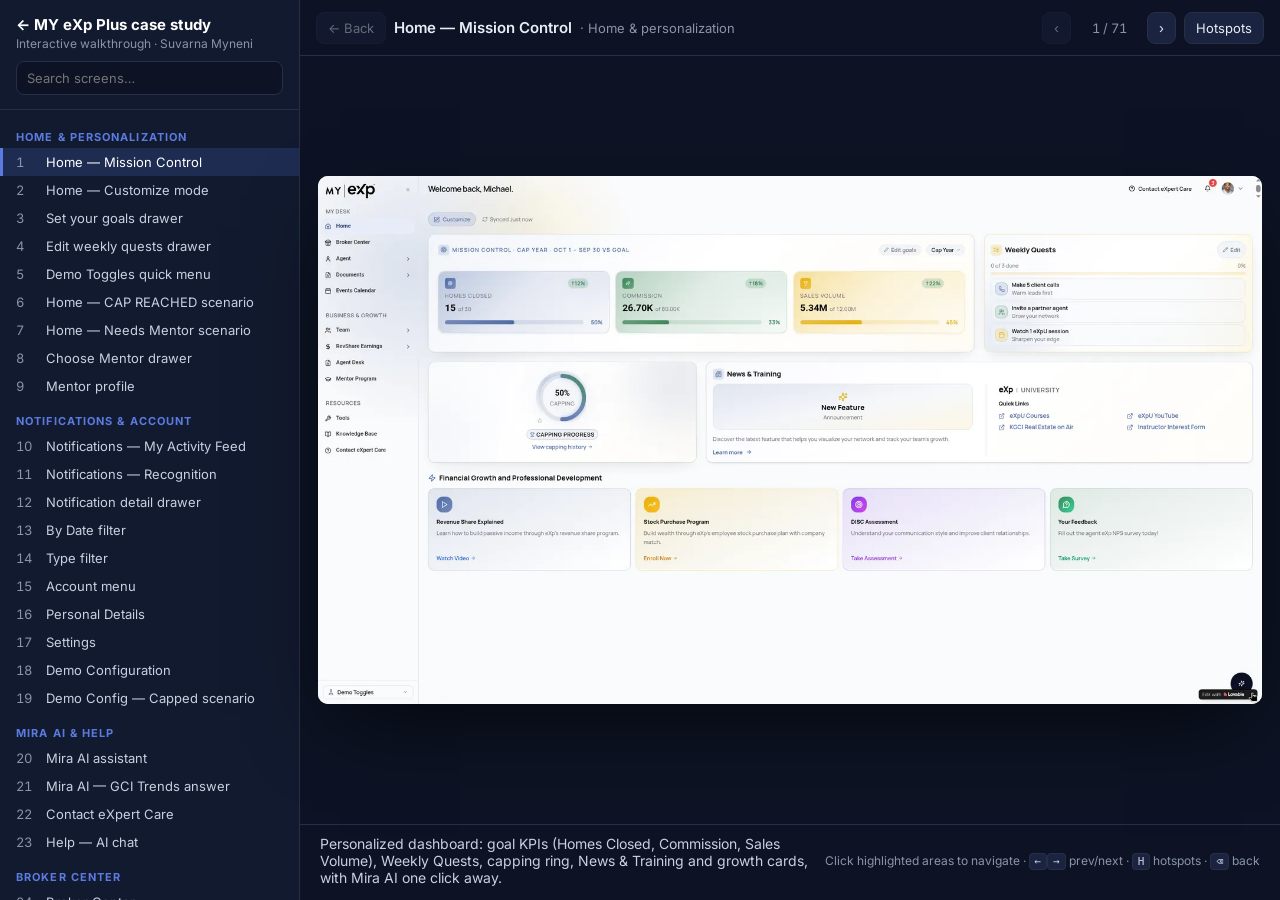
<file: walkthrough.html>
<!doctype html><html lang="en"><head><meta charset="utf-8"><meta name="viewport" content="width=device-width,initial-scale=1">
<title>MY eXp Plus — Interactive walkthrough · Suvarna Myneni</title>
<link rel="preconnect" href="https://fonts.googleapis.com"><link href="https://fonts.googleapis.com/css2?family=Inter:wght@400;500;600;700&display=swap" rel="stylesheet">
<style>
:root{--ink:#0f1b33;--muted:#8a93a8;--line:#262f45;--bg:#0d1324;--panel:#121a2f;--brand:#5b7be0;--hot:rgba(91,123,224,.28)}
*{box-sizing:border-box}html,body{height:100%;margin:0}
body{font-family:Inter,system-ui,sans-serif;background:var(--bg);color:#e8ecf5;display:grid;grid-template-columns:300px 1fr;grid-template-rows:56px 1fr auto;grid-template-areas:"side top" "side stage" "side cap";overflow:hidden}
aside{grid-area:side;background:var(--panel);border-right:1px solid var(--line);display:flex;flex-direction:column;min-height:0}
aside .head{padding:14px 16px;border-bottom:1px solid var(--line)}
aside .head a{color:#fff;text-decoration:none;font-weight:700;font-size:15px}
aside .head small{display:block;color:var(--muted);font-size:12px;margin-top:2px}
aside input{width:100%;margin-top:10px;padding:8px 10px;border-radius:8px;border:1px solid var(--line);background:#0d1324;color:#fff;font:inherit;font-size:13px}
#list{overflow:auto;padding:6px 0 20px;flex:1}
#list h4{margin:14px 16px 4px;font-size:11px;letter-spacing:.1em;text-transform:uppercase;color:var(--brand)}
#list button{display:flex;gap:8px;width:100%;text-align:left;background:none;border:0;color:#c9d0e0;padding:6px 16px;font:inherit;font-size:13px;cursor:pointer}
#list button span{color:var(--muted);font-variant-numeric:tabular-nums;min-width:22px}
#list button:hover{background:#1a2440;color:#fff}
#list button.on{background:#1f2c52;color:#fff;box-shadow:inset 3px 0 var(--brand)}
.top{grid-area:top;display:flex;align-items:center;gap:8px;padding:0 16px;border-bottom:1px solid var(--line)}
.top .t{font-weight:600;font-size:15px;white-space:nowrap;overflow:hidden;text-overflow:ellipsis}
.top .sec{color:var(--muted);font-size:13px;white-space:nowrap}
.top .sp{flex:1}
.ib{background:#1a2440;border:1px solid var(--line);color:#e8ecf5;border-radius:8px;padding:7px 11px;font:inherit;font-size:13px;cursor:pointer;white-space:nowrap}
.ib:hover{background:#243159}.ib:disabled{opacity:.4;cursor:default}
.ib.on{background:var(--brand);border-color:var(--brand)}
#count{color:var(--muted);font-size:13px;font-variant-numeric:tabular-nums;min-width:60px;text-align:center}
.stage{grid-area:stage;position:relative;display:flex;align-items:center;justify-content:center;padding:18px;min-height:0;min-width:0}
#frame{position:relative;box-shadow:0 30px 80px -20px rgba(0,0,0,.7);border-radius:10px;overflow:hidden;background:#fff}
#frame img{display:block;width:100%;height:100%;user-select:none;-webkit-user-drag:none}
#hs{position:absolute;inset:0}
#hs a{position:absolute;border-radius:6px;cursor:pointer;transition:background .25s,box-shadow .25s}
#hs a:hover{background:rgba(91,123,224,.12)}
.flash #hs a,.show #hs a{background:var(--hot);box-shadow:0 0 0 2px rgba(91,123,224,.85) inset}
.cap{grid-area:cap;padding:10px 20px 14px;border-top:1px solid var(--line);font-size:14px;color:#c9d0e0;display:flex;gap:16px;align-items:center}
.cap p{margin:0;flex:1}.cap kbd{background:#1a2440;border:1px solid var(--line);border-radius:4px;padding:1px 5px;font-size:11px;color:#c9d0e0}
.hint{color:var(--muted);font-size:12px;white-space:nowrap}
#tip{position:fixed;pointer-events:none;background:#000c;color:#fff;font-size:12px;padding:4px 8px;border-radius:6px;display:none;z-index:9}
#menuBtn{display:none}
@media(max-width:900px){body{grid-template-columns:1fr;grid-template-areas:"top" "stage" "cap"}aside{position:fixed;z-index:10;left:0;top:0;bottom:0;width:290px;transform:translateX(-100%);transition:transform .25s}body.nav aside{transform:none}#menuBtn{display:inline-block}.hint,.top .sec{display:none}}
</style></head><body>
<aside><div class="head"><a href="index.html">← MY eXp Plus case study</a><small>Interactive walkthrough · Suvarna Myneni</small><input id="q" placeholder="Search screens…" aria-label="Search screens"></div><div id="list"></div></aside>
<div class="top"><button class="ib" id="menuBtn" aria-label="Screens">☰</button><button class="ib" id="back" title="Back (Backspace)">← Back</button><div class="t" id="title"></div><div class="sec" id="sec"></div><div class="sp"></div><button class="ib" id="prev" title="Previous (←)">‹</button><span id="count"></span><button class="ib" id="next" title="Next (→)">›</button><button class="ib" id="toggle" title="Show hotspots (H)">Hotspots</button></div>
<div class="stage" id="stage"><div id="frame"><img id="img" alt=""><div id="hs"></div></div></div>
<div class="cap"><p id="desc"></p><span class="hint">Click highlighted areas to navigate · <kbd>←</kbd><kbd>→</kbd> prev/next · <kbd>H</kbd> hotspots · <kbd>⌫</kbd> back</span></div>
<div id="tip"></div>
<script src="screens.js"></script>
<script>
const S=window.SCREENS,W=1920,H=1072,idx={};S.forEach((s,i)=>idx[s.id]=i);
let cur=0,hist=[],show=false;
const $=id=>document.getElementById(id),img=$('img'),hs=$('hs'),frame=$('frame'),tip=$('tip');
// side list
function buildList(f=''){f=f.toLowerCase();let h='',last='';S.forEach((s,i)=>{if(f&&!(s.title+' '+s.section+' '+s.desc).toLowerCase().includes(f))return;if(s.section!==last){h+=`<h4>${s.section}</h4>`;last=s.section}h+=`<button data-i="${i}" class="${i===cur?'on':''}"><span>${i+1}</span>${s.title}</button>`});$('list').innerHTML=h}
$('list').onclick=e=>{const b=e.target.closest('button');if(b){go(+b.dataset.i,true);document.body.classList.remove('nav')}};
$('q').oninput=e=>buildList(e.target.value);
function fit(){const st=$('stage'),pw=st.clientWidth-36,ph=st.clientHeight-36;let w=pw,h=w*H/W;if(h>ph){h=ph;w=h*W/H}frame.style.width=w+'px';frame.style.height=h+'px'}
addEventListener('resize',fit);
function render(){const s=S[cur];img.src='img/'+s.file+'.webp';img.alt=s.title;$('title').textContent=s.title;$('sec').textContent='· '+s.section;$('desc').textContent=s.desc;$('count').textContent=(cur+1)+' / '+S.length;
hs.innerHTML=s.hotspots.map(h=>`<a href="#${h.to}" data-to="${h.to}" data-l="${h.label.replace(/"/g,'&quot;')} → ${S[idx[h.to]].title.replace(/"/g,'&quot;')}" style="left:${h.x/W*100}%;top:${h.y/H*100}%;width:${h.w/W*100}%;height:${h.h/H*100}%"></a>`).join('');
$('back').disabled=!hist.length;$('prev').disabled=cur===0;$('next').disabled=cur===S.length-1;
document.querySelectorAll('#list button').forEach(b=>b.classList.toggle('on',+b.dataset.i===cur));const on=document.querySelector('#list button.on');on&&on.scrollIntoView({block:'nearest'});
[cur-1,cur+1].forEach(j=>{if(S[j]){const p=new Image();p.src='img/'+S[j].file+'.webp'}});s.hotspots.forEach(h=>{const p=new Image();p.src='img/'+S[idx[h.to]].file+'.webp'});
document.title=s.title+' · MY eXp Plus walkthrough';if(location.hash.slice(1)!==s.id)history.replaceState(null,'','#'+s.id)}
function go(i,push){if(i<0||i>=S.length||i===cur&&push)return;if(push)hist.push(cur);cur=i;render()}
hs.onclick=e=>{const a=e.target.closest('a');if(a){e.preventDefault();e.stopPropagation();tip.style.display='none';go(idx[a.dataset.to],true)}};
frame.addEventListener('click',e=>{if(e.target.closest('#hs a'))return;frame.classList.remove('flash');void frame.offsetWidth;frame.classList.add('flash');clearTimeout(frame._t);frame._t=setTimeout(()=>frame.classList.remove('flash'),700)});
hs.onmousemove=e=>{const a=e.target.closest('a');if(a){tip.textContent=a.dataset.l;tip.style.display='block';tip.style.left=Math.min(e.clientX+14,innerWidth-tip.offsetWidth-8)+'px';tip.style.top=(e.clientY+16)+'px'}else tip.style.display='none'};
hs.onmouseleave=()=>tip.style.display='none';
$('back').onclick=()=>{if(hist.length){cur=hist.pop();render()}};
$('prev').onclick=()=>go(cur-1,true);$('next').onclick=()=>go(cur+1,true);
$('toggle').onclick=()=>{show=!show;frame.classList.toggle('show',show);$('toggle').classList.toggle('on',show)};
$('menuBtn').onclick=()=>document.body.classList.toggle('nav');
addEventListener('keydown',e=>{if(e.target.tagName==='INPUT')return;if(e.key==='ArrowRight')go(cur+1,true);else if(e.key==='ArrowLeft')go(cur-1,true);else if(e.key==='Backspace'){e.preventDefault();$('back').click()}else if(e.key==='h'||e.key==='H')$('toggle').click()});
addEventListener('hashchange',()=>{const i=idx[location.hash.slice(1)];if(i!==undefined&&i!==cur)go(i,true)});
const start=idx[location.hash.slice(1)];cur=start!==undefined?start:0;buildList();render();fit();
</script></body></html>
</file>
<file: assets/style.css>
:root{--ink:#0f1b33;--muted:#5b6478;--line:#e4e8f0;--bg:#f7f8fb;--card:#fff;--brand:#3d5aa8;--brand2:#e8edf9;--gold:#e0a82e;--radius:16px}
*{box-sizing:border-box}html{scroll-behavior:smooth}
body{margin:0;font-family:Inter,system-ui,-apple-system,Segoe UI,Roboto,sans-serif;color:var(--ink);background:var(--bg);line-height:1.6;-webkit-font-smoothing:antialiased}
a{color:var(--brand)}img{max-width:100%;height:auto;display:block}
.wrap{max-width:1120px;margin:0 auto;padding:0 24px}
nav.top{position:sticky;top:0;z-index:20;background:rgba(247,248,251,.86);backdrop-filter:blur(10px);border-bottom:1px solid var(--line)}
nav.top .wrap{display:flex;align-items:center;gap:20px;height:60px}
nav.top .brand{font-weight:700;text-decoration:none;color:var(--ink)}
nav.top .links{display:flex;gap:18px;margin-left:auto;font-size:14px}
nav.top .links a{color:var(--muted);text-decoration:none}nav.top .links a:hover{color:var(--ink)}
.btn{display:inline-flex;align-items:center;gap:8px;background:var(--brand);color:#fff!important;text-decoration:none;padding:11px 18px;border-radius:999px;font-weight:600;font-size:15px;border:0;cursor:pointer}
.btn.ghost{background:#fff;color:var(--ink)!important;border:1px solid var(--line)}
header.hero{padding:72px 0 40px;background:radial-gradient(900px 400px at 85% 0%,#fdf1d6 0,transparent 60%),radial-gradient(800px 500px at 0% 0%,#e6ecfa 0,transparent 60%)}
.eyebrow{font-size:13px;letter-spacing:.12em;text-transform:uppercase;color:var(--brand);font-weight:700}
h1{font-size:clamp(34px,5vw,56px);line-height:1.08;margin:12px 0 18px;letter-spacing:-.02em}
h2{font-size:clamp(26px,3vw,36px);line-height:1.15;margin:0 0 14px;letter-spacing:-.01em}
h3{font-size:20px;margin:0 0 8px}
.lead{font-size:19px;color:var(--muted);max-width:760px}
.meta{display:grid;grid-template-columns:repeat(3,1fr);gap:16px;margin:32px 0}
.meta div{background:var(--card);border:1px solid var(--line);border-radius:12px;padding:14px 16px}
.meta b{display:block;font-size:12px;letter-spacing:.08em;text-transform:uppercase;color:var(--muted);margin-bottom:4px}
.heroimg{border-radius:var(--radius);overflow:hidden;border:1px solid var(--line);box-shadow:0 30px 60px -30px rgba(15,27,51,.35);margin-top:8px}
section{padding:64px 0;border-top:1px solid var(--line)}
.grid2{display:grid;grid-template-columns:1fr 1fr;gap:28px}
.card{background:var(--card);border:1px solid var(--line);border-radius:var(--radius);padding:22px}
ul.clean{padding-left:18px;margin:8px 0}ul.clean li{margin:6px 0}
.note{font-size:13px;color:var(--muted)}
/* IA tree */
.ia{display:grid;grid-template-columns:repeat(4,1fr);gap:16px;margin-top:24px}
.ia .col{background:var(--card);border:1px solid var(--line);border-radius:var(--radius);padding:18px}
.ia h4{margin:0 0 10px;font-size:12px;letter-spacing:.1em;text-transform:uppercase;color:var(--brand)}
.ia ul{list-style:none;margin:0;padding:0}
.ia li{padding:4px 0 4px 14px;position:relative;font-weight:600;font-size:15px}
.ia li:before{content:"";position:absolute;left:0;top:14px;width:7px;height:7px;border-radius:50%;background:var(--brand)}
.ia li ul{margin:4px 0 4px 2px;border-left:2px solid var(--line)}
.ia li li{font-weight:400;color:var(--muted);font-size:14px;padding-left:16px}
.ia li li:before{width:10px;height:2px;border-radius:0;background:var(--line);top:16px;left:0}
.ia small{color:var(--muted);font-weight:400}
/* decisions */
.dec{display:grid;grid-template-columns:4fr 7fr;gap:32px;align-items:center;margin:48px 0}
.dec:nth-of-type(even){grid-template-columns:7fr 4fr}.dec:nth-of-type(even) .shots{order:-1}
.dec .num{font-size:13px;font-weight:700;color:var(--gold);letter-spacing:.1em}
.shots{display:grid;gap:12px}
.shots a{display:block;border-radius:12px;overflow:hidden;border:1px solid var(--line);box-shadow:0 18px 40px -26px rgba(15,27,51,.4);transition:transform .2s}
.shots a:hover{transform:translateY(-2px)}
.shots.four{grid-template-columns:1fr 1fr}
/* gallery */
.gal h3{margin:36px 0 12px;display:flex;align-items:baseline;gap:10px}.gal h3 span{font-size:13px;color:var(--muted);font-weight:500}
.thumbs{display:grid;grid-template-columns:repeat(auto-fill,minmax(220px,1fr));gap:14px}
.thumbs a{background:var(--card);border:1px solid var(--line);border-radius:12px;overflow:hidden;text-decoration:none;color:var(--ink);font-size:13px;font-weight:600;transition:box-shadow .2s}
.thumbs a:hover{box-shadow:0 14px 30px -18px rgba(15,27,51,.45)}
.thumbs a span{display:block;padding:8px 10px}
@media(max-width:860px){.meta,.ia{grid-template-columns:1fr 1fr}.grid2,.dec,.dec:nth-of-type(even){grid-template-columns:1fr}.dec:nth-of-type(even) .shots{order:0}nav.top .links{display:none}}
@media print{.dec,.dec:nth-of-type(even){grid-template-columns:4fr 7fr}.dec:nth-of-type(even) .shots{order:0}.thumbs{grid-template-columns:repeat(4,1fr)}.ia{grid-template-columns:repeat(4,1fr)}.grid2{grid-template-columns:1fr 1fr}.meta{grid-template-columns:repeat(3,1fr)}nav.top{display:none}section{padding:28px 0;break-inside:auto}.dec{break-inside:avoid}.thumbs a{break-inside:avoid}header.hero{padding-top:24px}.btn{display:none}.shots a{box-shadow:none}h2{break-after:avoid}.gal h3{break-after:avoid}}
</file>
<file: css/sm-footer.css>
.sm-footer{background:var(--bg,#fdf0e2);color:var(--ink,#2b3236);border-top:1px solid rgba(163,71,40,.16);padding:24px 24px 24px;margin-top:0;font-family:inherit;clear:both;position:relative;z-index:1}
.sm-footer-inner{max-width:1200px;margin:0 auto;display:flex;flex-wrap:wrap;align-items:center;justify-content:space-between;gap:12px 24px}
.sm-footer-copy{margin:0;font-size:14px;color:var(--muted,#41484c)}
.sm-footer-links{display:flex;flex-wrap:wrap;gap:8px 24px}
.sm-footer-links a{color:var(--ink,#2b3236);text-decoration:none;font-size:14px;font-weight:500}
.sm-footer-links a:hover,.sm-footer-links a:focus-visible{color:var(--accent,#a34728);text-decoration:underline;text-underline-offset:3px}
.sm-sr{position:absolute;width:1px;height:1px;overflow:hidden;clip:rect(0 0 0 0);white-space:nowrap}
@media (max-width:600px){.sm-footer-inner{flex-direction:column;text-align:center}}
.sm-footer-inner{justify-content:center;gap:10px 32px}
@media (max-width:600px){.sm-footer{padding-bottom:72px}}
</file>
